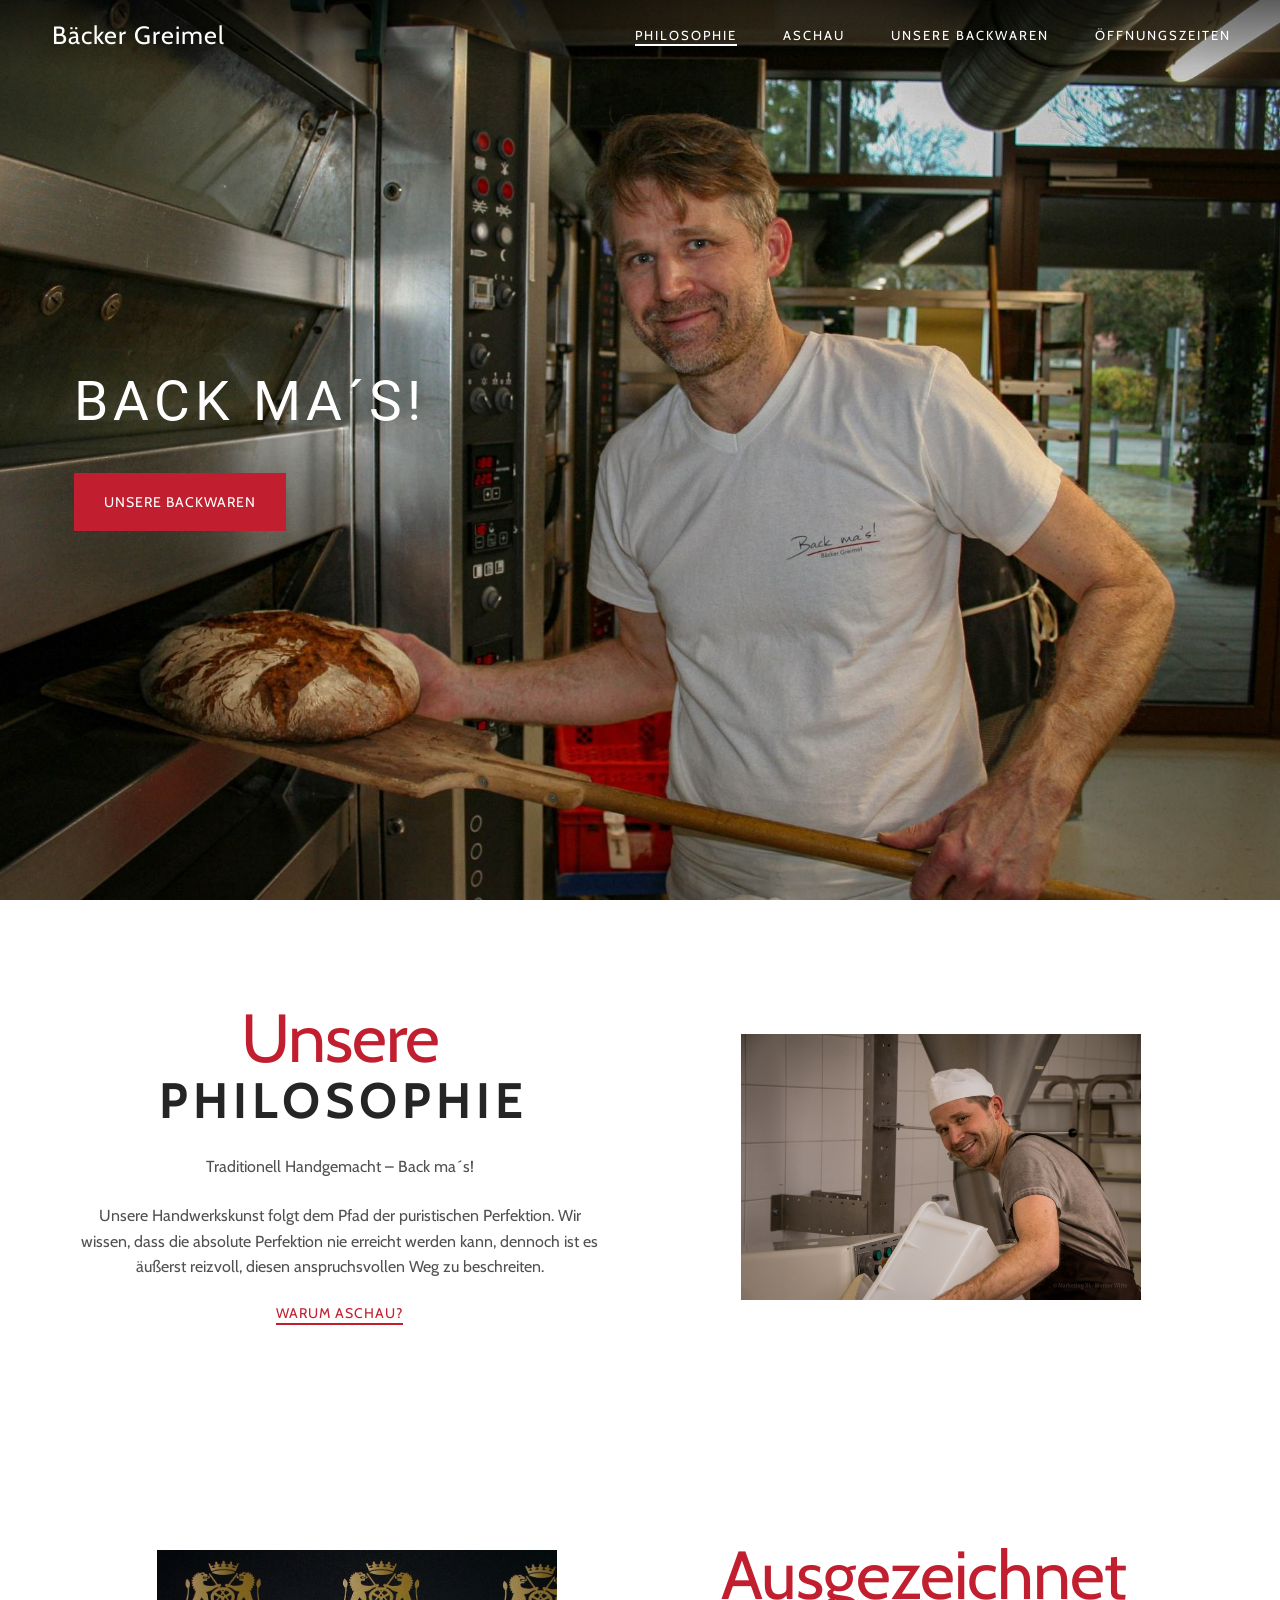
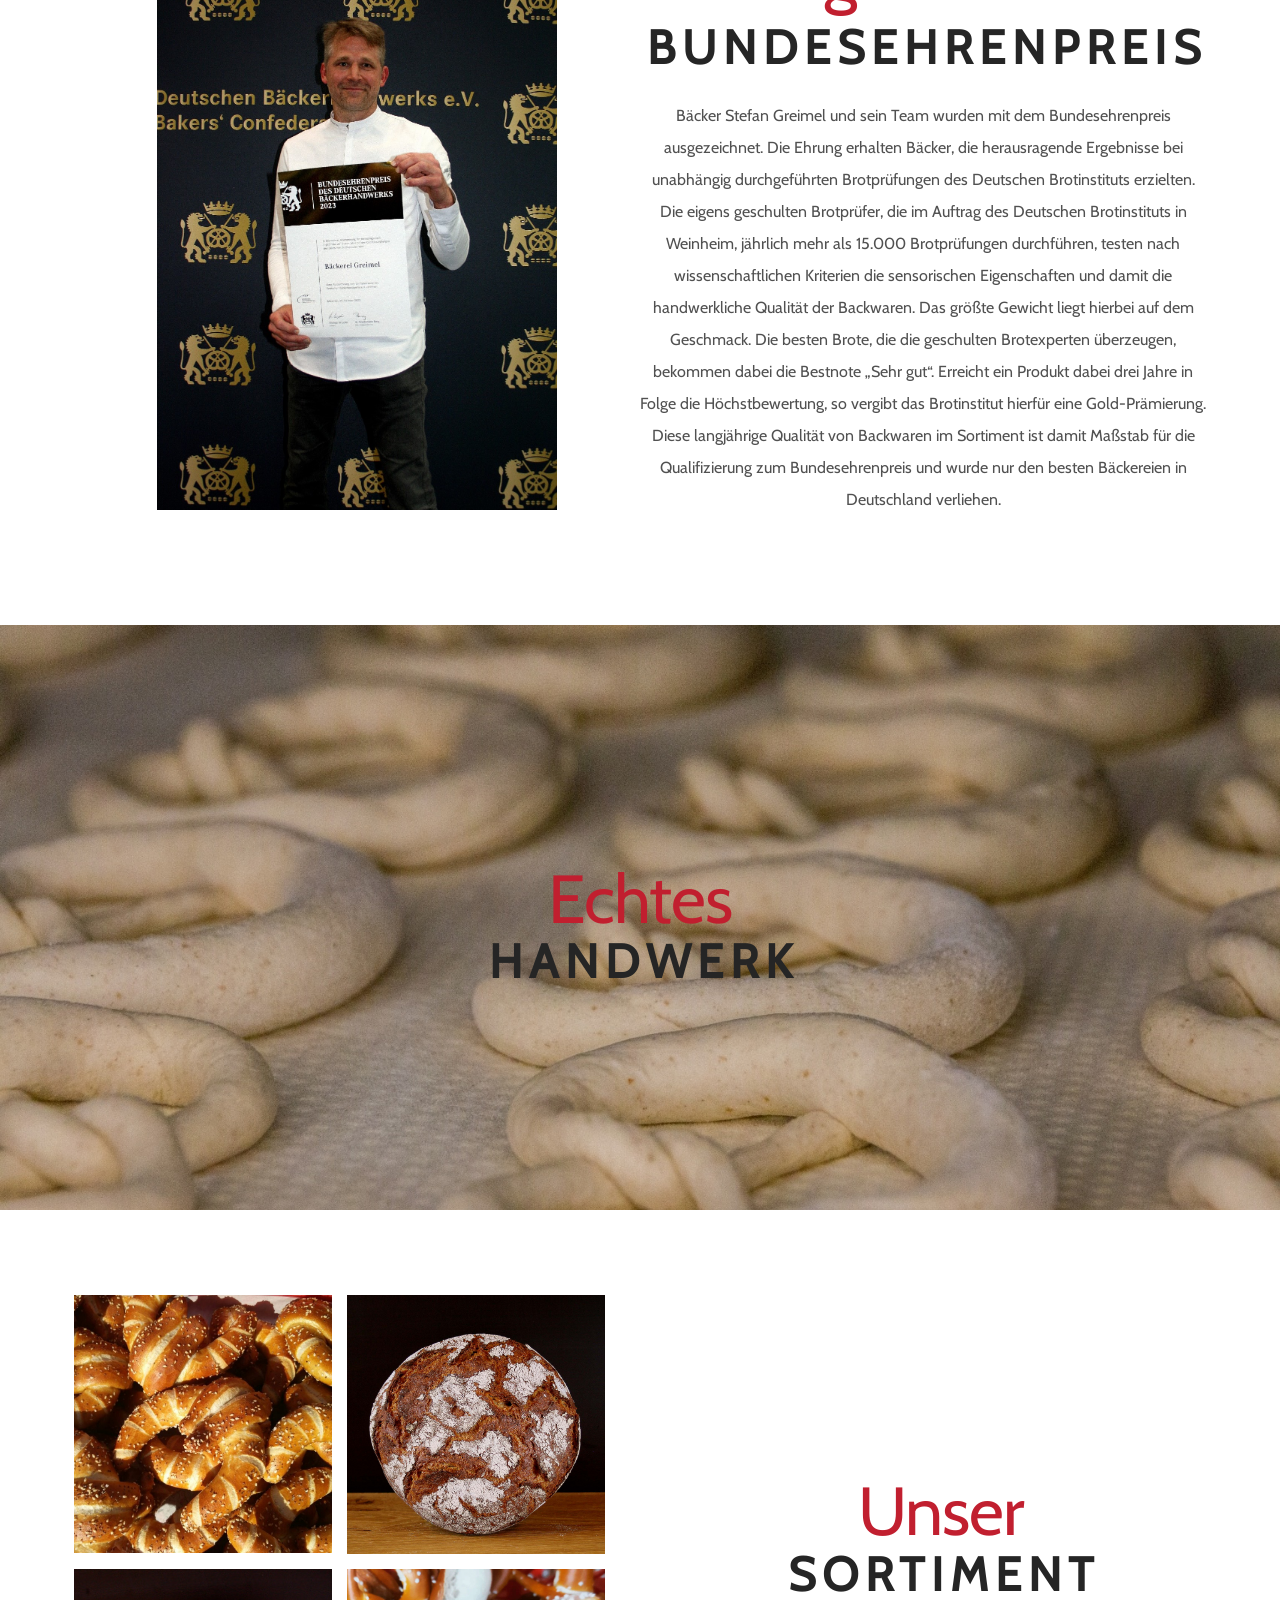
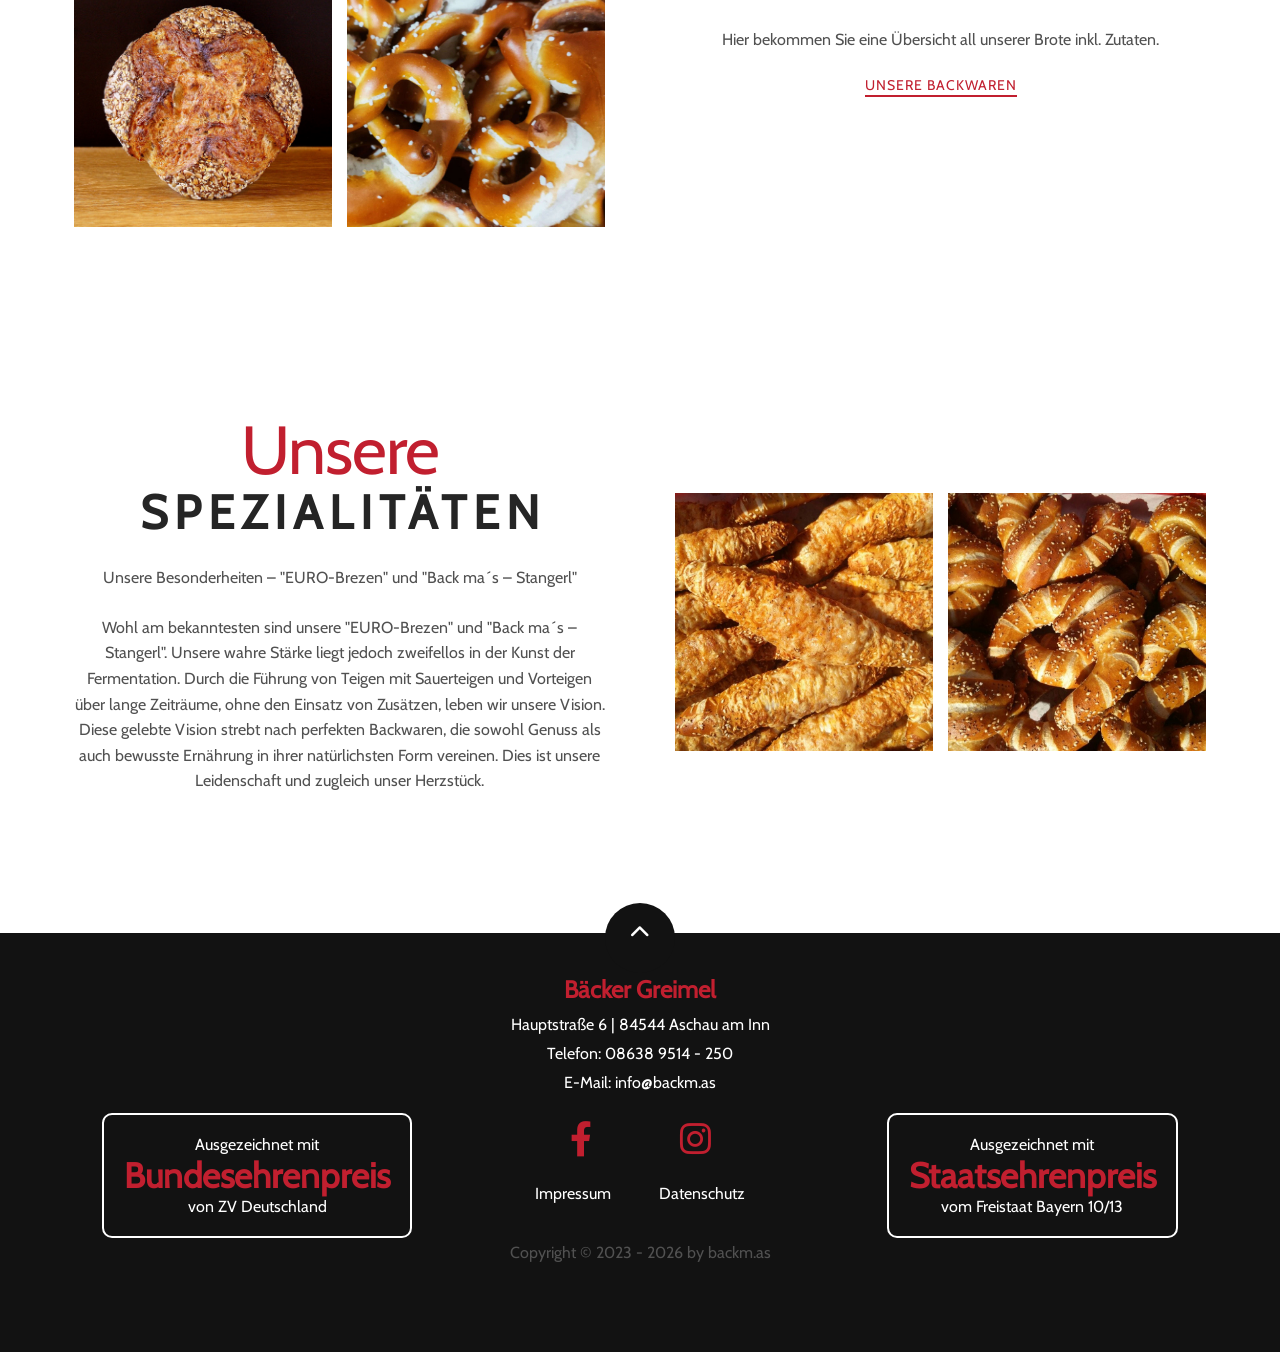
<file: index.html>
<!DOCTYPE html>
<html lang="de">

<head>
    <meta charset="UTF-8">
    <meta name="viewport" content="width=device-width, initial-scale=1.0">
    <title>Backmas - Bäcker Greimel</title>
    <meta name="description" content="Bäcker Greimel in Aschau am Inn: traditionelles, handgemachtes Brot und Gebäck – ausgezeichnet mit dem Bundesehrenpreis und dem Staatsehrenpreis. Back ma´s!">
    <script src="js/app.js" defer></script>
    <link rel="icon" href="images/Backmas_favicon.ico" type="image/x-icon">
    <link rel="shortcut icon" href="images/Backmas_favicon.ico" type="image/x-icon">
    <link rel="stylesheet" href="fonts/fontawesome/css/all.min.css" />
    <link rel="stylesheet" href="style.css">
</head>

<body>
    <!-- HEADER -->
    <header>
        <div class="container">
            <nav class="navbar">
                <div class="menu-toggle">
                    <i class="fas fa-bars"></i>
                    <i class="fas fa-times"></i>
                </div>
                <a href="index.html" class="logo">Bäcker Greimel</a>
                <ul class="nav-list">
                    <li class="nav-item">
                        <a href="index.html" class="nav-link active">Philosophie</a>
                    </li>
                    <li class="nav-item">
                        <a href="aschau.html" class="nav-link">Aschau</a>
                    </li>
                    <li class="nav-item">
                        <a href="backwaren.html" class="nav-link">Unsere Backwaren</a>
                    </li>
                    <li class="nav-item">
                        <a href="offen.html" class="nav-link">Öffnungszeiten</a>
                    </li>
                </ul>
            </nav>
        </div>
    </header>

    <!-- HERO SECTION -->

    <section class="hero" id="hero">
        <div class="container">
            <h1 class="headline">Back ma´s!</h1>
            <a href="backwaren.html" class="btn btn-primary">Unsere Backwaren</a>
        </div>
    </section>

    <!-- STORY SECTION -->

    <section class="Unsere Philosophie">
        <div class="container">
            <div class="row">
                <div class="description padding-right animate-left">
                    <div class="global-headline">
                        <h2 class="sub-headline">
                            Unsere
                        </h2>
                        <h3 class="headline headline-dark">Philosophie</h3>
                        <p> </p>
                    </div>
                    <p>Traditionell Handgemacht – Back ma´s! </p>
                    <p> Unsere Handwerkskunst folgt dem Pfad der puristischen Perfektion. Wir wissen, dass die absolute
                        Perfektion nie erreicht werden kann, dennoch ist es äußerst reizvoll, diesen anspruchsvollen Weg
                        zu beschreiten.
                    </p>
                    <a href="aschau.html" class="btn btn-secondary">Warum Aschau?</a>
                </div>
                <div class="image animate-right">
                    <img class="story-img" src="images/Teig_in_Kneter.jpg" alt="Teig wird in Knetmaschine geschüttet">
                </div>
            </div>
        </div>
    </section>

    <section class="Bundesehrenpreis">
        <a href="#bundesehrenpreis-link" id="bundesehrenpreis-link" class="invisible-anchor"></a>
        <div class="container">
            <div class="row">
                <div class="image animate-left">
                    <img class="story-img" src="images/Bundesehrenpreis.jpg" alt="Bundesehrenpreis">
                </div>
                <div class="description2 animate-right">
                    <div class="global-headline">
                        <h2 class="sub-headline">
                            Ausgezeichnet
                        </h2>
                        <h3 class="headline headline-dark2">Bundesehrenpreis</h3>
                        <p> </p>
                    </div>
                    <p>Bäcker Stefan Greimel und sein Team
                        wurden mit dem Bundesehrenpreis ausgezeichnet.
                        Die Ehrung erhalten Bäcker, die herausragende Ergebnisse bei unabhängig durchgeführten
                        Brotprüfungen des Deutschen Brotinstituts erzielten. Die eigens geschulten Brotprüfer, die im
                        Auftrag des Deutschen Brotinstituts in Weinheim, jährlich mehr als 15.000 Brotprüfungen
                        durchführen, testen nach wissenschaftlichen Kriterien die sensorischen Eigenschaften und damit
                        die handwerkliche Qualität der Backwaren. Das größte Gewicht liegt hierbei auf dem Geschmack.
                        Die besten Brote, die die geschulten Brotexperten überzeugen, bekommen dabei die Bestnote „Sehr
                        gut“. Erreicht ein Produkt dabei drei Jahre in Folge die Höchstbewertung, so vergibt das
                        Brotinstitut hierfür eine Gold-Prämierung. Diese langjährige Qualität von Backwaren im Sortiment
                        ist damit Maßstab für die Qualifizierung zum Bundesehrenpreis und wurde nur den besten
                        Bäckereien in Deutschland verliehen.</p>
                </div>
            </div>
        </div>
    </section>

    <!-- ALWAYS FRESH -->
    <section class="always-fresh shared">
        <div class="container">
            <div class="global-headline">
                <div class="animate-top">
                    <h2 class="sub-headline">
                        Echtes
                    </h2>
                </div>
                <div class="animate-bottom">
                    <h3 class="headline headline-dark">Handwerk</h3>
                </div>
            </div>
        </div>
    </section>

    <!-- MENU SECTION -->
    <section class="menu">
        <div class="container">
            <div class="row">
                <div class="image-group padding-right animate-left">
                    <img src="images/Euros.jpg" alt="Euro-Brezen">
                    <img src="images/Bauernbrot_Quadrat.jpg" alt="Brot: Bauernbrot">
                    <img src="images/Mehrkornquarkbrot_Quadrat.jpg" alt="Mehrkornquarkbrot">
                    <img src="images/Brezen.jpg" alt="Brezen">
                </div>
                <div class="description animate-right">
                    <div class="global-headline">
                        <h2 class="sub-headline">
                            Unser
                        </h2>
                        <h3 class="headline headline-dark">Sortiment</h3>
                        <p></p>
                    </div>
                    <p>Hier bekommen Sie eine Übersicht all unserer Brote inkl. Zutaten.</p>
                    <a href="backwaren.html" class="btn btn-secondary">Unsere Backwaren</a>
                </div>
            </div>
        </div>
    </section>

    <!-- BAKERS DELIGHT SECTION -->
    <section class="delight">
        <div class="container">
            <div class="row">
                <div class="description padding-right animate-left">
                    <div class="global-headline">
                        <h2 class="sub-headline">
                            Unsere
                        </h2>
                        <h3 class="headline headline-dark">Spezialitäten</h3>
                        <p></p>
                    </div>
                    <p>Unsere Besonderheiten – "EURO-Brezen" und "Back ma´s – Stangerl" </p>
                    <p> Wohl am bekanntesten sind unsere "EURO-Brezen" und "Back ma´s – Stangerl". Unsere wahre Stärke
                        liegt jedoch zweifellos in der Kunst der Fermentation. Durch die Führung von Teigen mit
                        Sauerteigen und Vorteigen über lange Zeiträume, ohne den Einsatz von Zusätzen, leben wir unsere
                        Vision. Diese gelebte Vision strebt nach perfekten Backwaren, die sowohl Genuss als auch
                        bewusste Ernährung in ihrer natürlichsten Form vereinen. Dies ist unsere Leidenschaft und
                        zugleich unser Herzstück.
                    </p>
                </div>
                <div class="image-group animate-right">
                    <img class="animate-top" src="images/Backmas.jpg" alt="Back ma´s Stangerl">
                    <img class="animate-bottom" src="images/Euros.jpg" alt="Euro-Brezen">
                </div>
            </div>
        </div>
    </section>

    <!-- FOOTER -->
    <footer>
        <div class="container">
            <div class="back-to-top">
                <a href="#hero"><i class="fas fa-chevron-up"></i></a>
            </div>
            <div class="footer__content">
                <div class="footer__content-about animate-top">
                    <p><a id="baecker-greimel-link" href="https://goo.gl/maps/SyeyZ7WNtMrqjsM77"
                            target="_blank"><strong>Bäcker Greimel</strong></a></p>
                    <p><a href="https://goo.gl/maps/SyeyZ7WNtMrqjsM77" target="_blank">Hauptstraße 6 | 84544 Aschau am
                            Inn</a></p>
                    <p><a href="tel:+4986389514250">Telefon: 08638 9514 - 250</a></p>
                    <p><a href="mailto:info@backm.as">E-Mail: info@backm.as</a></p>
                </div>
                <div class="footer__content-divider animate-bottom">
                    <div class="social-media">
                        <ul class="social-icons">
                            <li>
                                <a href="https://www.facebook.com/Baecker.Greimel" target="_blank">
                                    <i class="fab fa-facebook-f"></i>
                                </a>
                            </li>
                            <li>
                                <a href="https://www.instagram.com/baecker_greimel_backmas/" target="_blank">
                                    <i class="fab fa-instagram"></i>
                                </a>
                            </li>
                        </ul>
                    </div>
                    <div class="legals-container">
                        <div class="legals">
                            <p><a href="impressum.html" class="legals">Impressum</a></p>
                        </div>
                        <div class="legals">
                            <p><a href="datenschutz.html" class="legals">Datenschutz</a></p>
                        </div>
                    </div>
                    <div class="spacing"></div> <!-- Add a spacing element here -->
                    <div class="copyright-container">
                        <div class="copyright">
                            <p>Copyright &copy; 2023 -
                                <script type="text/javascript">
                                    now = new Date();
                                    year = now.getFullYear();
                                    document.write(year);
                                </script>
                                by backm.as
                            </p>
                        </div>
                    </div>
                </div>
            </div>
            <div class="footer-extra footer-extra-content animate-left">
                <p>Ausgezeichnet mit</p>
                <p><a href="#bundesehrenpreis-link" class="highlight-text">Bundesehrenpreis</a></p>
                <p>von ZV Deutschland</p>
            </div>
            <div class="footer-extra2 footer-extra-content animate-right">
                <p>Ausgezeichnet mit</p>
                <p><a href="#bundesehrenpreis-link" class="highlight-text">Staatsehrenpreis</a></p>
                <p>vom Freistaat Bayern 10/13</p>
            </div>


        </div>
    </footer>
</body>

</html>
</file>
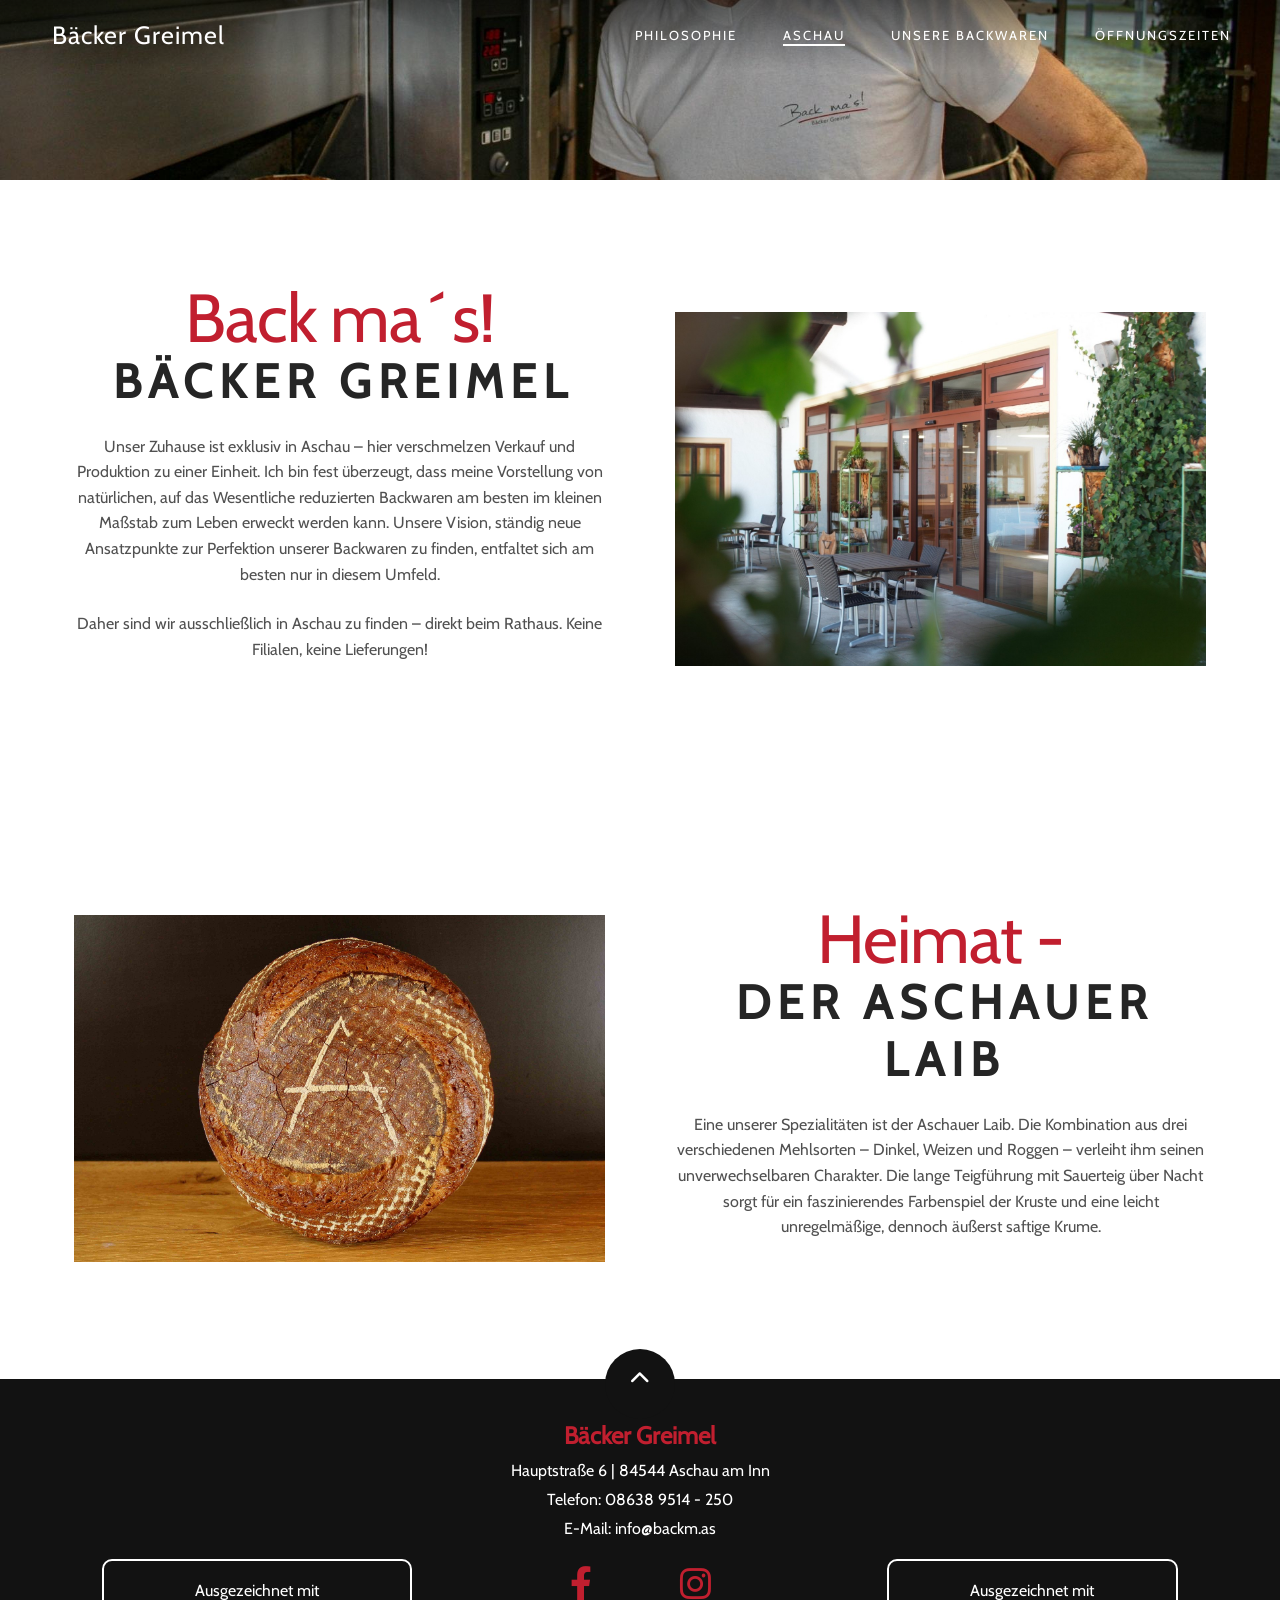
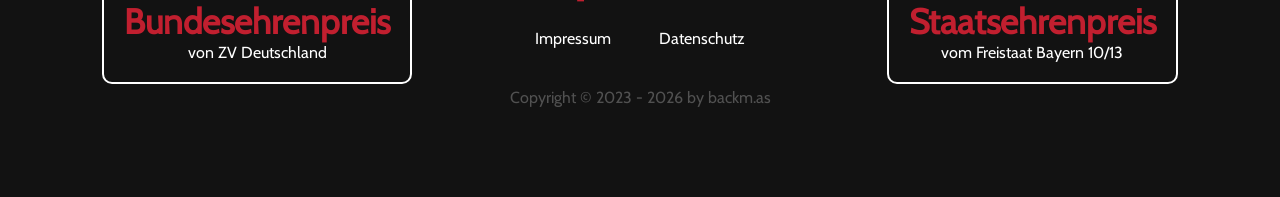
<file: aschau.html>
<!DOCTYPE html>
<html lang="de">

<head>
    <meta charset="UTF-8">
    <meta name="viewport" content="width=device-width, initial-scale=1.0">
    <title>Aschau - Bäcker Greimel</title>
    <meta name="description" content="Warum Aschau am Inn? Erfahren Sie mehr über unsere Bäckerei in der Hauptstraße 6 in Aschau am Inn.">
    <script src="js/app.js" defer></script>
    <link rel="icon" href="images/Backmas_favicon.ico" type="image/x-icon">
    <link rel="shortcut icon" href="images/Backmas_favicon.ico" type="image/x-icon">
    <link rel="stylesheet" href="fonts/fontawesome/css/all.min.css" />
    <link rel="stylesheet" href="style.css">
</head>

<body>
    <!-- HEADER -->
    <header>
        <div class="container">
            <nav class="navbar">
                <div class="menu-toggle">
                    <i class="fas fa-bars"></i>
                    <i class="fas fa-times"></i>
                </div>
                <a href="index.html" class="logo">Bäcker Greimel</a>
                <ul class="nav-list">
                    <li class="nav-item">
                        <a href="index.html" class="nav-link">Philosophie</a>
                    </li>
                    <li class="nav-item">
                        <a href="aschau.html" class="nav-link active">Aschau</a>
                    </li>
                    <li class="nav-item">
                        <a href="backwaren.html" class="nav-link">Unsere Backwaren</a>
                    </li>
                    <li class="nav-item">
                        <a href="offen.html" class="nav-link">Öffnungszeiten</a>
                    </li>
                </ul>
            </nav>
        </div>
    </header>

    <!-- HERO SECTION -->

    <section class="hero small-size-hero" id="hero">
    </section>

    <!-- ABOUT SECTION -->
    <section class="about">
        <div class="container">
            <div class="row">
                <div class="description padding-right animate-left">
                    <div class="global-headline">
                        <h2 class="sub-headline">
                            Back ma´s!
                        </h2>
                        <h3 class="headline headline-dark">Bäcker Greimel</h3>
                        <p></p>
                    </div>
                    <p>Unser Zuhause ist exklusiv in Aschau – hier verschmelzen Verkauf und Produktion zu einer Einheit.
                        Ich bin fest überzeugt, dass meine Vorstellung von natürlichen, auf das Wesentliche reduzierten
                        Backwaren am besten im kleinen Maßstab zum Leben erweckt werden kann. Unsere Vision, ständig
                        neue Ansatzpunkte zur Perfektion unserer Backwaren zu finden, entfaltet sich am besten nur in
                        diesem Umfeld. </p>
                    <p>Daher sind wir ausschließlich in Aschau zu finden – direkt beim Rathaus. Keine Filialen, keine
                        Lieferungen!</p>
                </div>
                <div class="image animate-right">
                    <img class="animate-top" src="images/Aussenansicht_Laden.jpg"
                        alt="Außenansicht mit Café Bäckerei Greimel">
                </div>
            </div>
        </div>
    </section>

    <!-- ABOUT SECTION -->
    <section class="about">
        <div class="container">
            <div class="row">
                <div class="image padding-right margin-bottom animate-left">
                    <img src="images/Aschauer_Laib_rund.JPG" alt="Brot: Aschauer">
                </div>
                <div class="description animate-right">
                    <div class="global-headline">
                        <h2 class="sub-headline">
                            Heimat -
                        </h2>
                        <h3 class="headline headline-dark">Der Aschauer Laib</h3>
                        <p></p>
                    </div>
                    <p>Eine unserer Spezialitäten ist der Aschauer Laib. Die Kombination aus drei verschiedenen
                        Mehlsorten – Dinkel, Weizen und Roggen – verleiht ihm seinen unverwechselbaren Charakter. Die
                        lange Teigführung mit Sauerteig über Nacht sorgt für ein faszinierendes Farbenspiel der Kruste
                        und eine leicht unregelmäßige, dennoch äußerst saftige Krume.</p>
                </div>
            </div>
        </div>
    </section>

    <!-- FOOTER -->
    <footer>
        <div class="container">
            <div class="back-to-top">
                <a href="#hero"><i class="fas fa-chevron-up"></i></a>
            </div>
            <div class="footer__content">
                <div class="footer__content-about animate-top">
                    <p><a id="baecker-greimel-link" href="https://goo.gl/maps/SyeyZ7WNtMrqjsM77"
                            target="_blank"><strong>Bäcker Greimel</strong></a></p>
                    <p><a href="https://goo.gl/maps/SyeyZ7WNtMrqjsM77" target="_blank">Hauptstraße 6 | 84544 Aschau am
                            Inn</a></p>
                    <p><a href="tel:+4986389514250">Telefon: 08638 9514 - 250</a></p>
                    <p><a href="mailto:info@backm.as">E-Mail: info@backm.as</a></p>
                </div>
                <div class="footer__content-divider animate-bottom">
                    <div class="social-media">
                        <ul class="social-icons">
                            <li>
                                <a href="https://www.facebook.com/Baecker.Greimel" target="_blank">
                                    <i class="fab fa-facebook-f"></i>
                                </a>
                            </li>
                            <li>
                                <a href="https://www.instagram.com/baecker_greimel_backmas/" target="_blank">
                                    <i class="fab fa-instagram"></i>
                                </a>
                            </li>
                        </ul>
                    </div>
                    <div class="legals-container">
                        <div class="legals">
                            <p><a href="impressum.html" class="legals">Impressum</a></p>
                        </div>
                        <div class="legals">
                            <p><a href="datenschutz.html" class="legals">Datenschutz</a></p>
                        </div>
                    </div>
                    <div class="spacing"></div> <!-- Add a spacing element here -->
                    <div class="copyright-container">
                        <div class="copyright">
                            <p>Copyright &copy; 2023 -
                                <script type="text/javascript">
                                    now = new Date();
                                    year = now.getFullYear();
                                    document.write(year);
                                </script>
                                by backm.as
                            </p>
                        </div>
                    </div>
                </div>
            </div>
            <div class="footer-extra footer-extra-content animate-left">
                <p>Ausgezeichnet mit</p>
                <p><a href="index.html#bundesehrenpreis-link" class="highlight-text">Bundesehrenpreis</a></p>
                <p>von ZV Deutschland</p>
            </div>
            <div class="footer-extra2 footer-extra-content animate-right">
                <p>Ausgezeichnet mit</p>
                <p><a href="index.html#bundesehrenpreis-link" class="highlight-text">Staatsehrenpreis</a></p>
                <p>vom Freistaat Bayern 10/13</p>
            </div>
            
       
        </div>
    </footer>

</html>
</file>
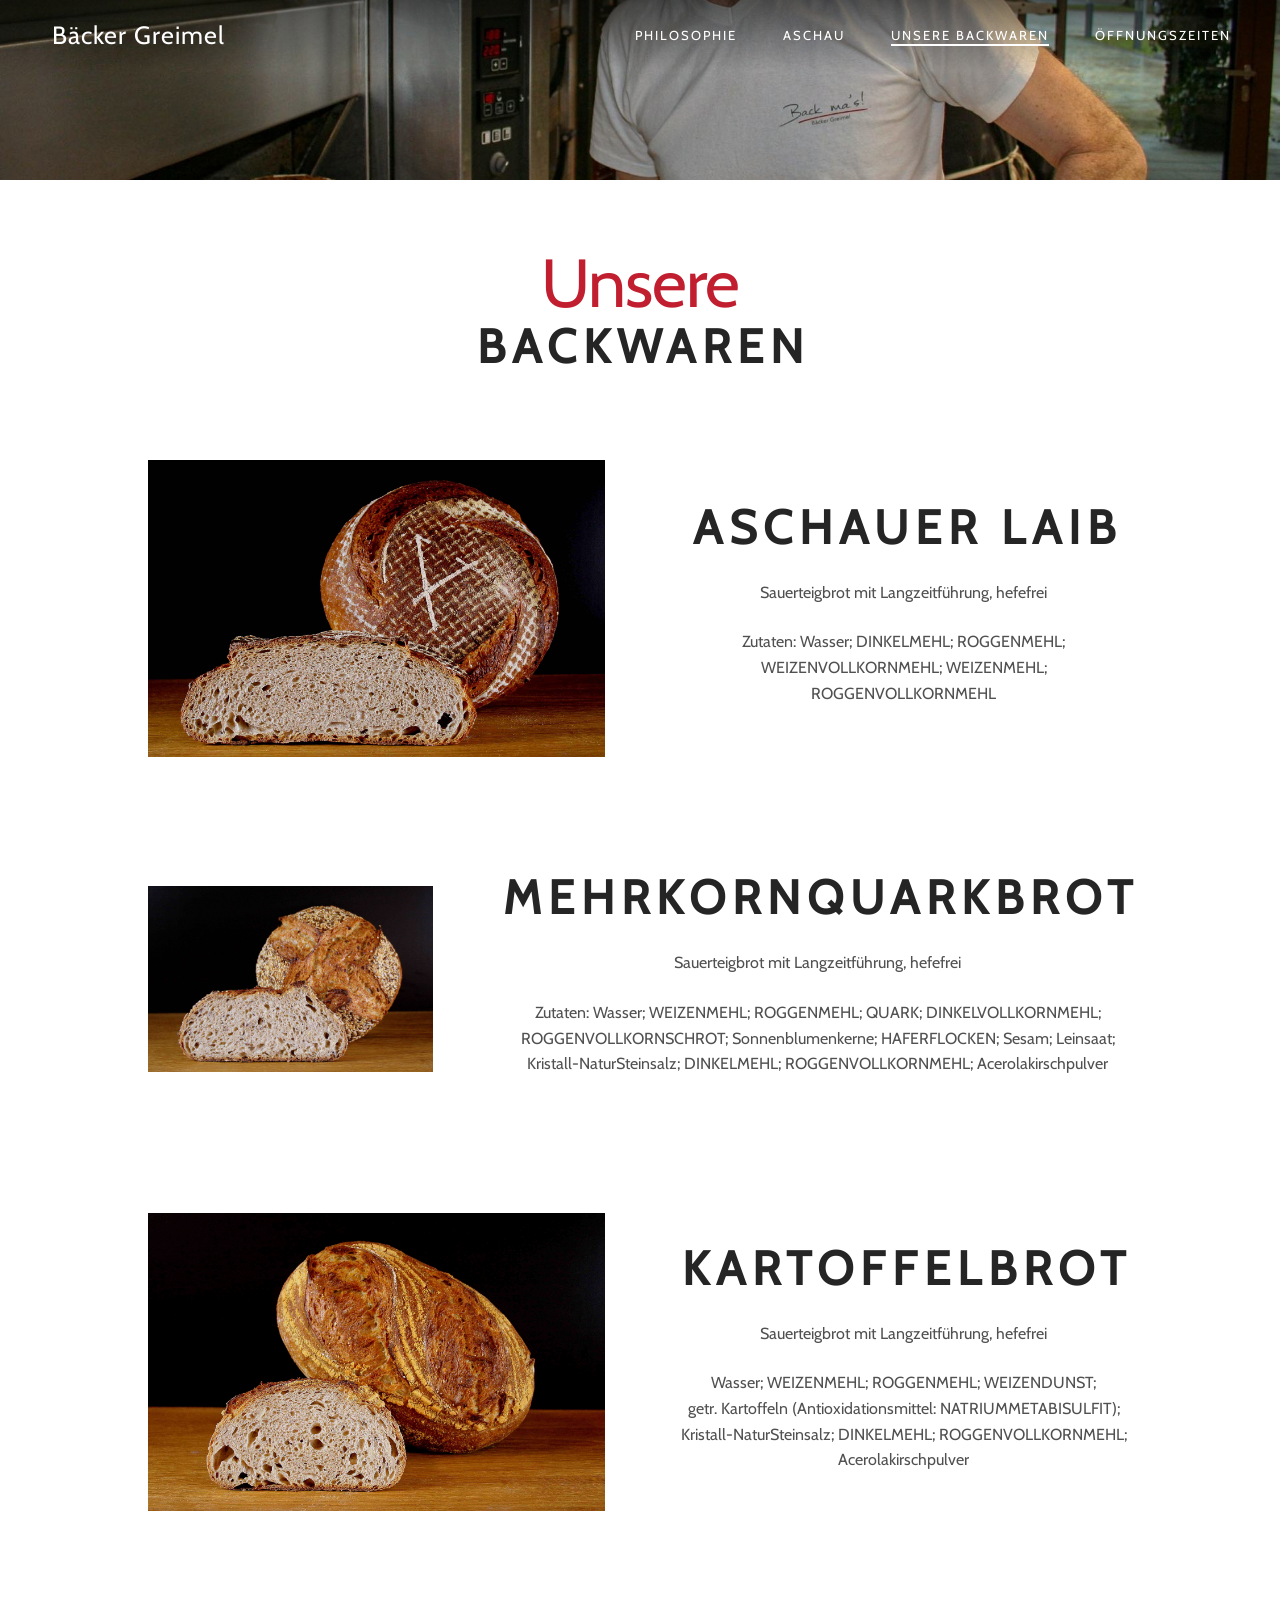
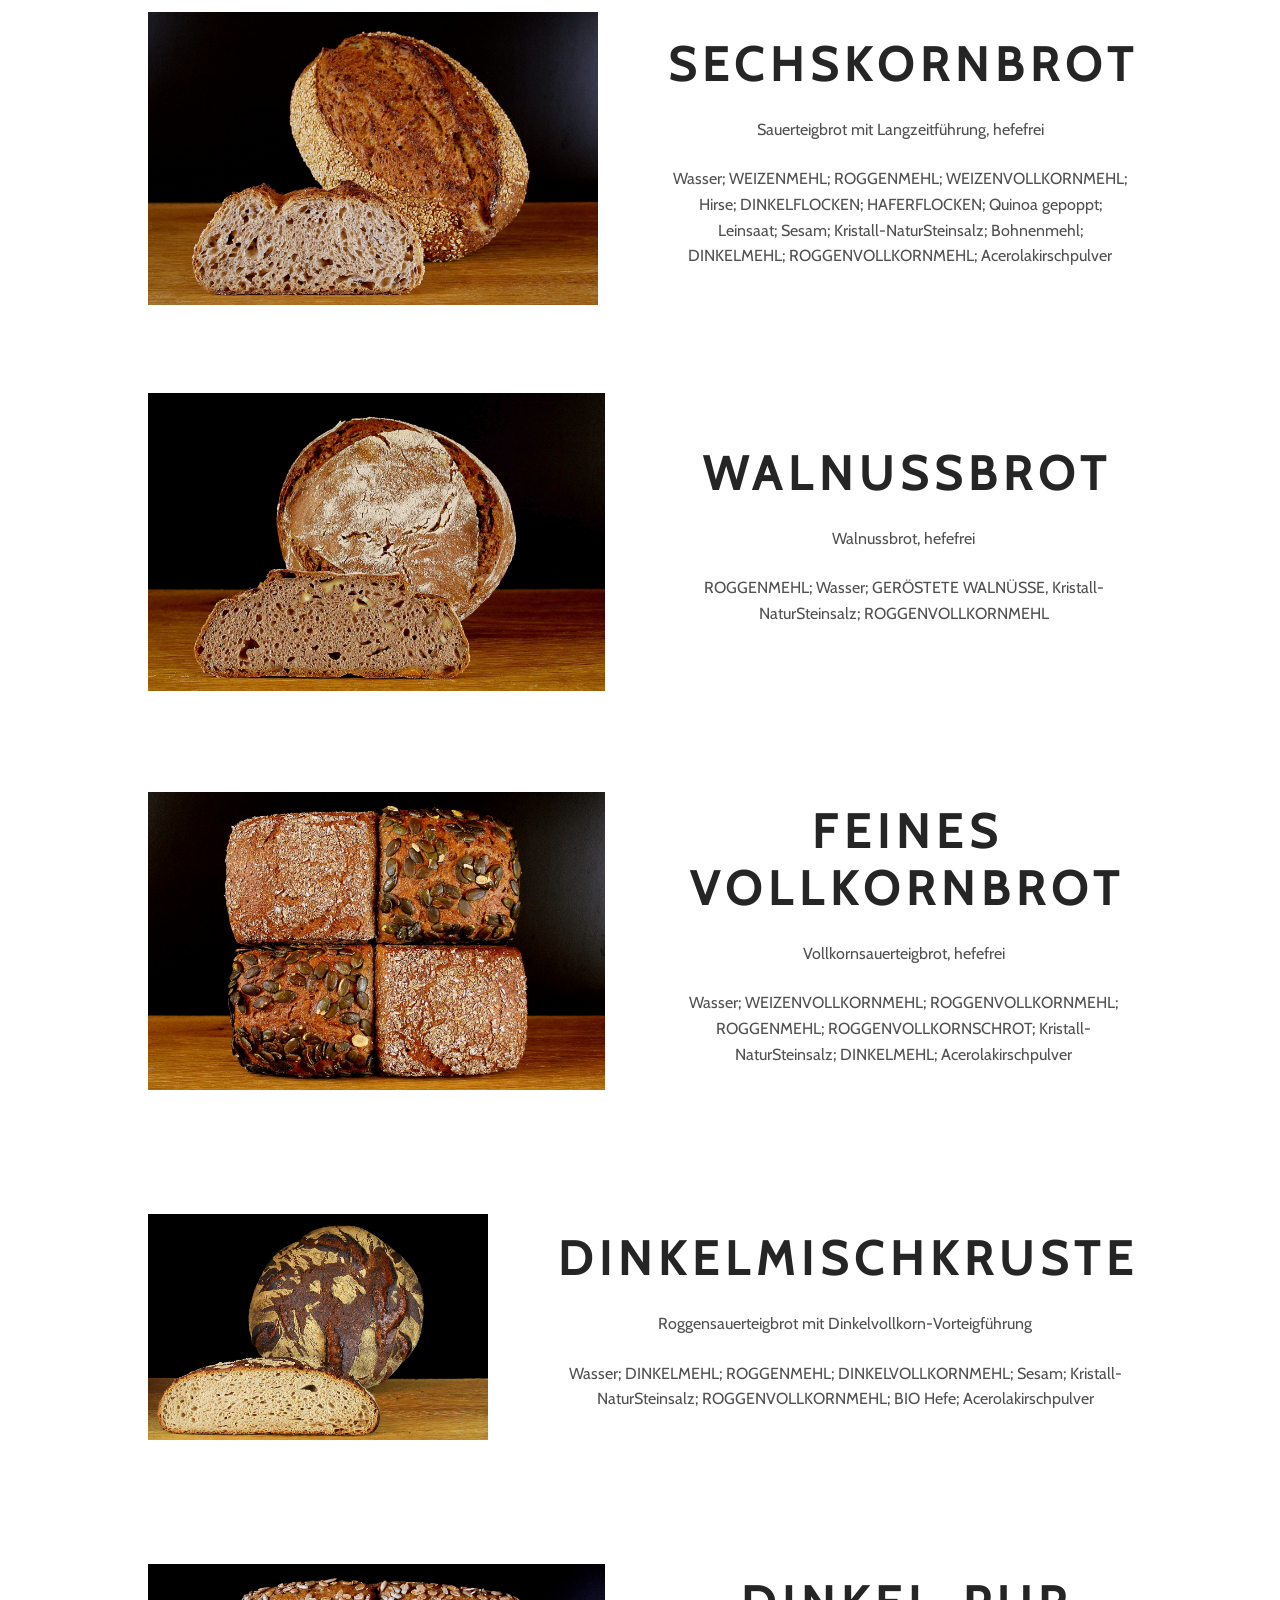
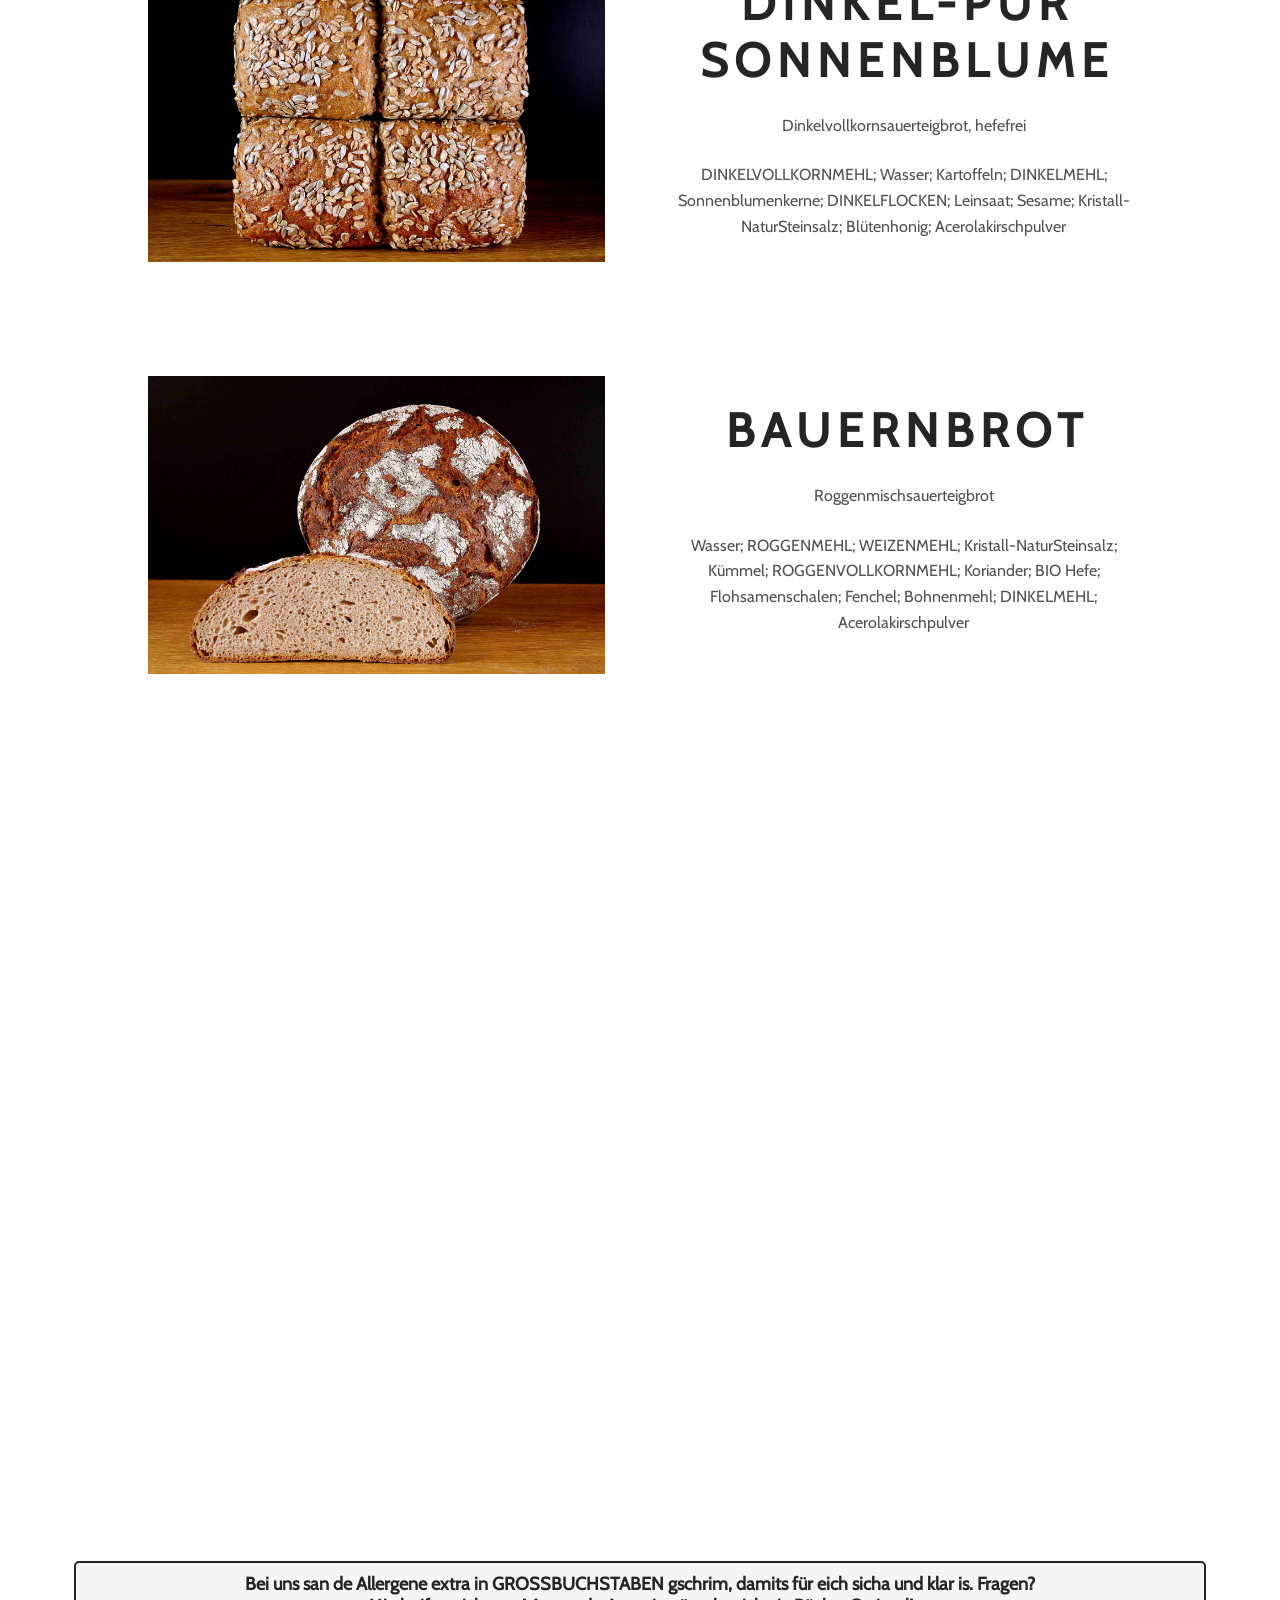
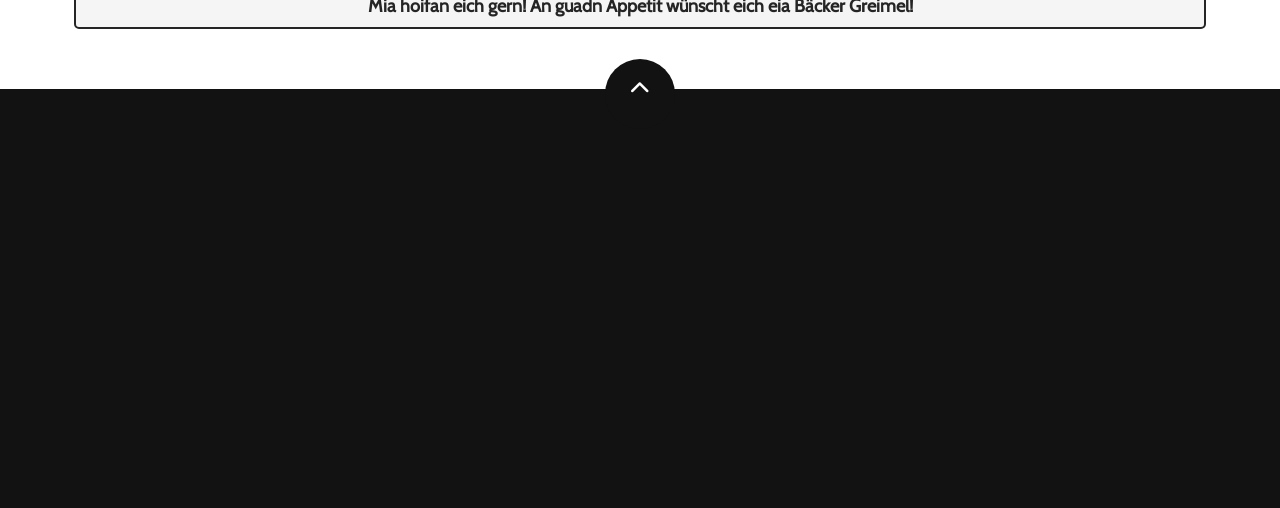
<file: backwaren.html>
<!DOCTYPE html>
<html lang="de">

<head>
    <meta charset="UTF-8">
    <meta name="viewport" content="width=device-width, initial-scale=1.0">
    <title>Unsere Backwaren - Bäcker Greimel</title>
    <meta name="description" content="Unsere Backwaren: handgemachte Brote wie Bauernbrot, Dinkelmischkruste, Walnussbrot – mit allen Zutaten und Allergenen.">
    <script src="js/app.js" defer></script>
    <link rel="icon" href="images/Backmas_favicon.ico" type="image/x-icon">
    <link rel="shortcut icon" href="images/Backmas_favicon.ico" type="image/x-icon">
    <link rel="stylesheet" href="fonts/fontawesome/css/all.min.css" />
    <link rel="stylesheet" href="style.css">
</head>

<body>
    <!-- HEADER -->
    <header>
        <div class="container">
            <nav class="navbar">
                <div class="menu-toggle">
                    <i class="fas fa-bars"></i>
                    <i class="fas fa-times"></i>
                </div>
                <a href="index.html" class="logo">Bäcker Greimel</a>
                <ul class="nav-list">
                    <li class="nav-item">
                        <a href="index.html" class="nav-link">Philosophie</a>
                    </li>
                    <li class="nav-item">
                        <a href="aschau.html" class="nav-link">Aschau</a>
                    </li>
                    <li class="nav-item">
                        <a href="backwaren.html" class="nav-link active">Unsere Backwaren</a>
                    </li>
                    <li class="nav-item">
                        <a href="offen.html" class="nav-link">Öffnungszeiten</a>
                    </li>
                </ul>
            </nav>
        </div>
    </header>

    <!-- HERO SECTION -->

    <section class="hero small-size-hero" id="hero">
    </section>

    <!-- BAKERS -->
    <section class="bakers">
        <div class="container">
            <div class="global-headline">
                <h2 class="sub-headline">
                    Unsere
                </h2>
                <h3 class="headline headline-dark">Backwaren</h3>
                <p></p>




                <!-- JOIN US SECTION -->
                <section class="join-us">
                    <div class="container">
                        <div class="row">
                            <div class="image padding-right animate-left">
                                <img src="images/Aschauer_mit_Aufschnitt.jpg" alt="Brot: Aschauer">
                            </div>
                            <div class="description animate-right">
                                <div class="global-headline">
                                    <h3 class="headline headline-dark">Aschauer Laib</h3>
                                    <p></p>
                                </div>
                                <p>Sauerteigbrot mit Langzeitführung, hefefrei</p>
                                <p>Zutaten: Wasser; DINKELMEHL;
                                    ROGGENMEHL; WEIZENVOLLKORNMEHL; WEIZENMEHL; ROGGENVOLLKORNMEHL</p>
                            </div>
                        </div>
                    </div>

                    <div class="container">
                        <div class="row">
                            <div class="image padding-right animate-left">
                                <img src="images/Mehrkornquarkbrot_mit_Aufschnitt.jpg" alt="Brot: Mehrkornquarkbrot">
                            </div>
                            <div class="description animate-right">
                                <div class="global-headline">
                                    <h3 class="headline headline-dark">Mehrkornquarkbrot</h3>
                                    <p></p>
                                </div>
                                <p>Sauerteigbrot mit Langzeitführung, hefefrei</p>
                                <p>Zutaten: Wasser; WEIZENMEHL; ROGGENMEHL; QUARK; DINKELVOLLKORNMEHL;
                                    ROGGENVOLLKORNSCHROT; Sonnenblumenkerne; HAFERFLOCKEN;
                                    Sesam; Leinsaat; Kristall-NaturSteinsalz; DINKELMEHL; ROGGENVOLLKORNMEHL; 
                                    Acerolakirschpulver</p>
                            </div>
                        </div>
                    </div>

                    <div class="container">
                        <div class="row">
                            <div class="image padding-right animate-left">
                                <img src="images/Kartoffelbrot.jpg" alt="Brot: Kartoffelbrot">
                            </div>
                            <div class="description animate-right">
                                <div class="global-headline">
                                    <h3 class="headline headline-dark">Kartoffelbrot</h3>
                                    <p></p>
                                </div>
                                <p>Sauerteigbrot mit Langzeitführung, hefefrei</p>
                                <p>Wasser; WEIZENMEHL; ROGGENMEHL; WEIZENDUNST; <br>getr. Kartoffeln
                                    (Antioxidationsmittel: NATRIUMMETABISULFIT);
                                    Kristall-NaturSteinsalz; DINKELMEHL;
                                    ROGGENVOLLKORNMEHL; Acerolakirschpulver</p>
                            </div>
                        </div>
                    </div>

                    <div class="container">
                        <div class="row">
                            <div class="image padding-right animate-left">
                                <img src="images/Sechskornbrot.jpg" alt="Brot: Sechskornbrot">
                            </div>
                            <div class="description animate-right">
                                <div class="global-headline">
                                    <h3 class="headline headline-dark">Sechskornbrot</h3>
                                    <p></p>
                                </div>
                                <p>Sauerteigbrot mit Langzeitführung, hefefrei</p>
                                <p>Wasser; WEIZENMEHL; ROGGENMEHL; WEIZENVOLLKORNMEHL; Hirse; DINKELFLOCKEN;
                                    HAFERFLOCKEN; Quinoa gepoppt; Leinsaat;
                                    Sesam; Kristall-NaturSteinsalz; Bohnenmehl;
                                    DINKELMEHL; ROGGENVOLLKORNMEHL;
                                     Acerolakirschpulver</p>
                            </div>
                        </div>
                    </div>

                    <div class="container">
                        <div class="row">
                            <div class="image padding-right animate-left">
                                <img src="images/Walnussbrot.jpg" alt="Walnussbrot">
                            </div>
                            <div class="description animate-right">
                                <div class="global-headline">
                                    <h3 class="headline headline-dark">Walnussbrot</h3>
                                    <p></p>
                                </div>
                                <p>Walnussbrot, hefefrei</p>
                                <p>ROGGENMEHL; Wasser; GERÖSTETE WALNÜSSE, Kristall-NaturSteinsalz; ROGGENVOLLKORNMEHL</p>
                            </div>
                        </div>
                    </div>

                    <div class="container">
                        <div class="row">
                            <div class="image padding-right animate-left">
                                <img src="images/Feines_Vollkornbrot.jpg" alt="Brot: Feines Vollkorn">
                            </div>
                            <div class="description animate-right">
                                <div class="global-headline">
                                    <h3 class="headline headline-dark">Feines Vollkornbrot</h3>
                                    <p></p>
                                </div>
                                <p>Vollkornsauerteigbrot, hefefrei</p>
                                <p>Wasser; WEIZENVOLLKORNMEHL; ROGGENVOLLKORNMEHL; ROGGENMEHL; ROGGENVOLLKORNSCHROT;
                                    Kristall-NaturSteinsalz; DINKELMEHL; Acerolakirschpulver</p>
                            </div>
                        </div>
                    </div>


                    <div class="container">
                        <div class="row">
                            <div class="image padding-right animate-left">
                                <img src="images/Dinkelmischkruste.jpg" alt="Brot: Dinkelmischkruste">
                            </div>
                            <div class="description animate-right">
                                <div class="global-headline">
                                    <h3 class="headline headline-dark">Dinkelmischkruste</h3>
                                    <p></p>
                                </div>
                                <p>Roggensauerteigbrot mit Dinkelvollkorn-Vorteigführung</p>
                                <p>Wasser; DINKELMEHL; ROGGENMEHL;
                                    DINKELVOLLKORNMEHL; Sesam; Kristall-NaturSteinsalz; ROGGENVOLLKORNMEHL; BIO Hefe;
                                    Acerolakirschpulver</p>
                            </div>
                        </div>
                    </div>

                    <div class="container">
                        <div class="row">
                            <div class="image padding-right animate-left">
                                <img src="images/Dinkel_PUR.jpg" alt="Brot: Dinkel PUR">
                            </div>
                            <div class="description animate-right">
                                <div class="global-headline">
                                    <h3 class="headline headline-dark">Dinkel-Pur Sonnenblume</h3>
                                    <p></p>
                                </div>
                                <p>Dinkelvollkornsauerteigbrot, hefefrei</p>
                                <p>DINKELVOLLKORNMEHL; Wasser;
                                    Kartoffeln; DINKELMEHL;
                                    Sonnenblumenkerne; DINKELFLOCKEN;
                                    Leinsaat; Sesame; Kristall-NaturSteinsalz;
                                    Blütenhonig; Acerolakirschpulver</p>
                            </div>
                        </div>
                    </div>

                    <div class="container">
                        <div class="row">
                            <div class="image padding-right animate-left">
                                <img src="images/Bauernbrot.jpg" alt="Bauernbrot">
                            </div>
                            <div class="description animate-right">
                                <div class="global-headline">
                                    <h3 class="headline headline-dark">Bauernbrot</h3>
                                    <p></p>
                                </div>
                                <p>Roggenmischsauerteigbrot</p>
                                <p>Wasser; ROGGENMEHL; WEIZENMEHL; Kristall-NaturSteinsalz; Kümmel;
                                    ROGGENVOLLKORNMEHL; Koriander; BIO Hefe; Flohsamenschalen; Fenchel; Bohnenmehl;
                                    DINKELMEHL; Acerolakirschpulver</p>
                            </div>
                        </div>
                    </div>

                    <div class="container">
                        <div class="row">
                            <div class="image padding-right animate-left">
                                <img src="images/Roggenbrot2.jpg" alt="Roggenbrot">
                            </div>
                            <div class="description animate-right">
                                <div class="global-headline">
                                    <h3 class="headline headline-dark">Roggenbrot</h3>
                                    <p></p>
                                </div>
                                <p>Roggensauerteigbrot, hefefrei</p>
                                <p>ROGGENMEHL; Wasser; Kristall-NaturSteinsalz; ROGGENVOLLKORNMEHL</p>
                            </div>
                        </div>
                    </div>

                    <div class="container">
                        <div class="row">
                            <div class="image padding-right animate-left">
                                <img src="images/Baguette.jpg" alt="Baguette">
                            </div>
                            <div class="description animate-right">
                                <div class="global-headline">
                                    <h3 class="headline headline-dark">Baguette</h3>
                                    <p></p>
                                </div>
                                <p>Weizensauer- und Weizenvorteigführung</p>
                                <p>WEIZENMEHL; Wasser; WEIZENDUNST; Kristall-NaturSteinsalz; BIO Hefe; Bohnenmehl;
                                    WEIZENVOLLKORNMEHL; DINKELMEHL;
                                    GERSTENMALZ; WEIZENMALZ; WEIZENGLUTEN; Acerolakirschpulver</p>
                            </div>
                        </div>
                    </div>
            </div>

            <h4 class="Allergene">Bei uns san de Allergene extra in GROSSBUCHSTABEN gschrim, damits für eich sicha
                und klar is. Fragen?<br> Mia hoifan eich gern! An guadn Appetit wünscht eich eia Bäcker Greimel!</h4>


    </section>


    <!-- FOOTER -->
    <footer>
        <div class="container">
            <div class="back-to-top">
                <a href="#hero"><i class="fas fa-chevron-up"></i></a>
            </div>
            <div class="footer__content">
                <div class="footer__content-about animate-top">
                    <p><a id="baecker-greimel-link" href="https://goo.gl/maps/SyeyZ7WNtMrqjsM77"
                            target="_blank"><strong>Bäcker Greimel</strong></a></p>
                    <p><a href="https://goo.gl/maps/SyeyZ7WNtMrqjsM77" target="_blank">Hauptstraße 6 | 84544 Aschau am
                            Inn</a></p>
                    <p><a href="tel:+4986389514250">Telefon: 08638 9514 - 250</a></p>
                    <p><a href="mailto:info@backm.as">E-Mail: info@backm.as</a></p>
                </div>
                <div class="footer__content-divider animate-bottom">
                    <div class="social-media">
                        <ul class="social-icons">
                            <li>
                                <a href="https://www.facebook.com/Baecker.Greimel" target="_blank">
                                    <i class="fab fa-facebook-f"></i>
                                </a>
                            </li>
                            <li>
                                <a href="https://www.instagram.com/baecker_greimel_backmas/" target="_blank">
                                    <i class="fab fa-instagram"></i>
                                </a>
                            </li>
                        </ul>
                    </div>
                    <div class="legals-container">
                        <div class="legals">
                            <p><a href="impressum.html" class="legals">Impressum</a></p>
                        </div>
                        <div class="legals">
                            <p><a href="datenschutz.html" class="legals">Datenschutz</a></p>
                        </div>
                    </div>
                    <div class="spacing"></div> <!-- Add a spacing element here -->
                    <div class="copyright-container">
                        <div class="copyright">
                            <p>Copyright &copy; 2023 -
                                <script type="text/javascript">
                                    now = new Date();
                                    year = now.getFullYear();
                                    document.write(year);
                                </script>
                                by backm.as
                            </p>
                        </div>
                    </div>
                </div>
            </div>
            <div class="footer-extra footer-extra-content animate-left">
                <p>Ausgezeichnet mit</p>
                <p><a href="index.html#bundesehrenpreis-link" class="highlight-text">Bundesehrenpreis</a></p>
                <p>von ZV Deutschland</p>
            </div>
            <div class="footer-extra2 footer-extra-content animate-right">
                <p>Ausgezeichnet mit</p>
                <p><a href="index.html#bundesehrenpreis-link" class="highlight-text">Staatsehrenpreis</a></p>
                <p>vom Freistaat Bayern 10/13</p>
            </div>
            
       
        </div>
    </footer>
</body>

</html>
</file>
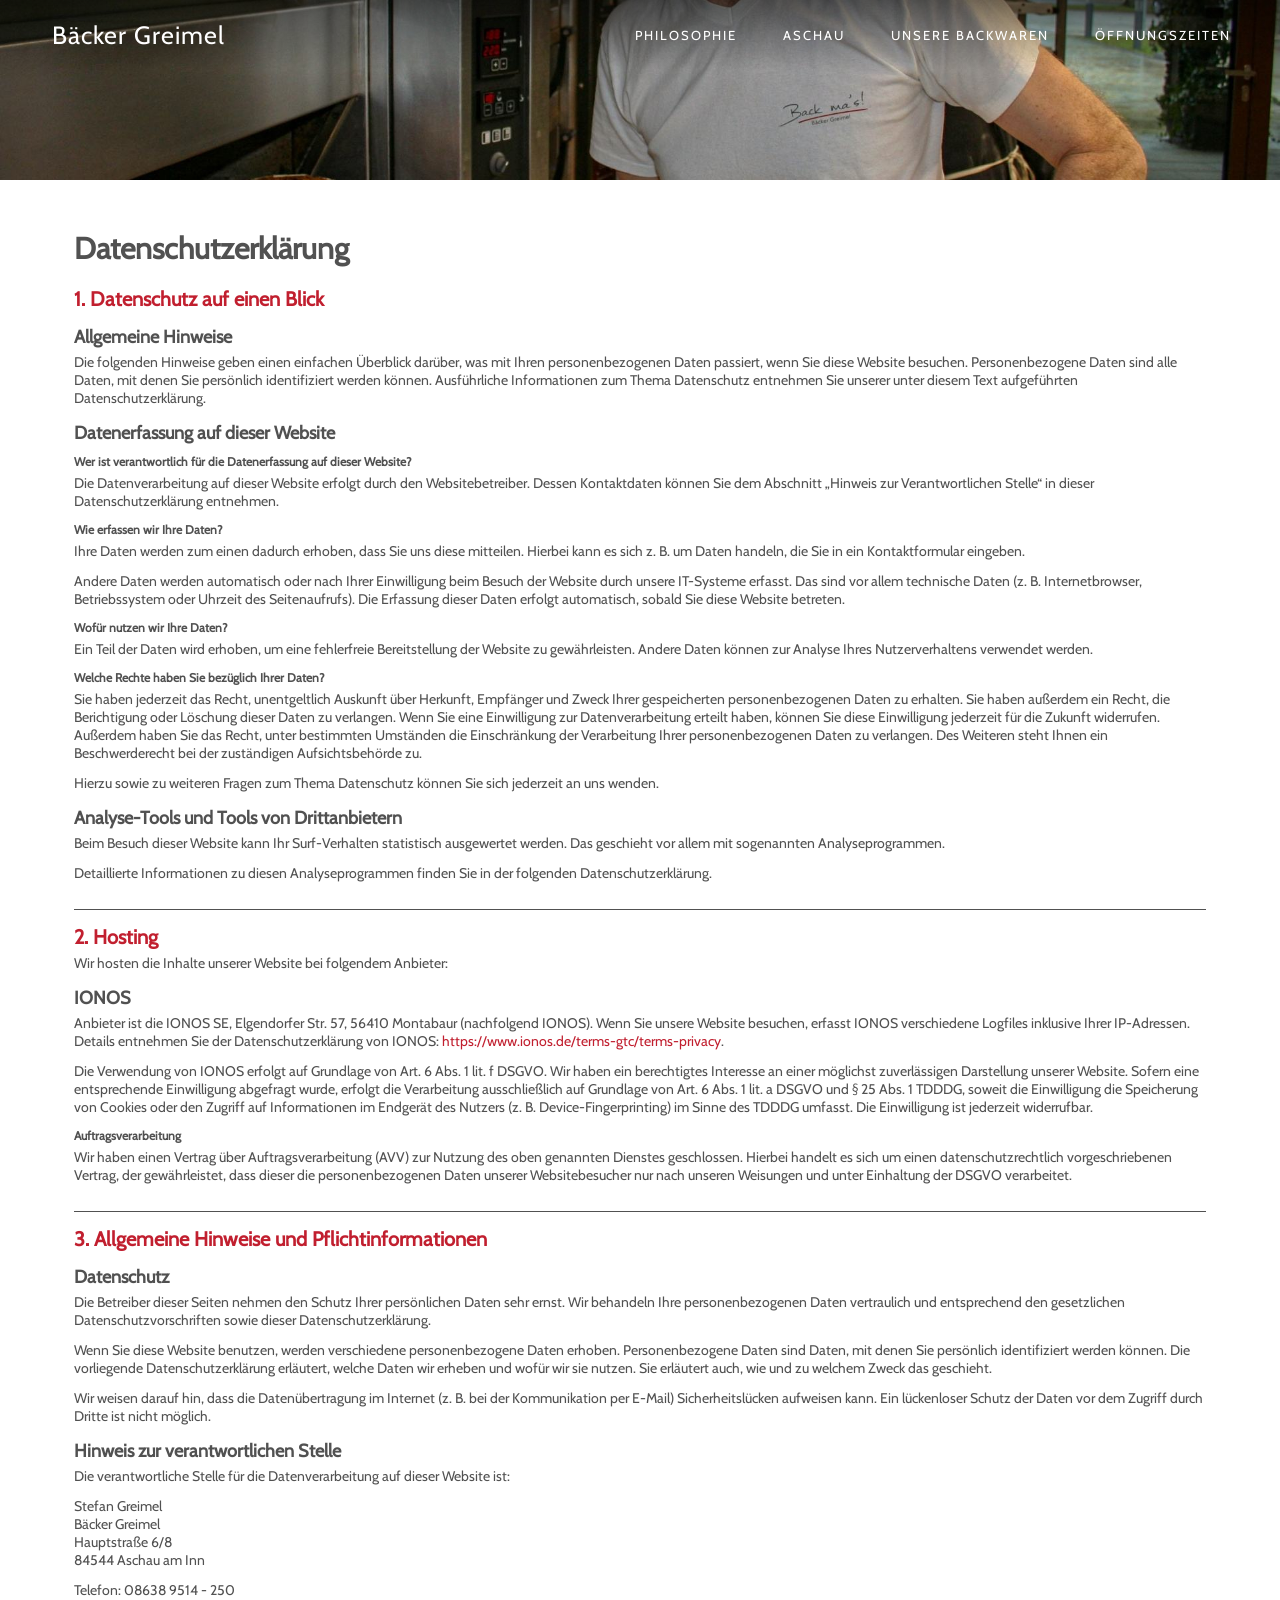
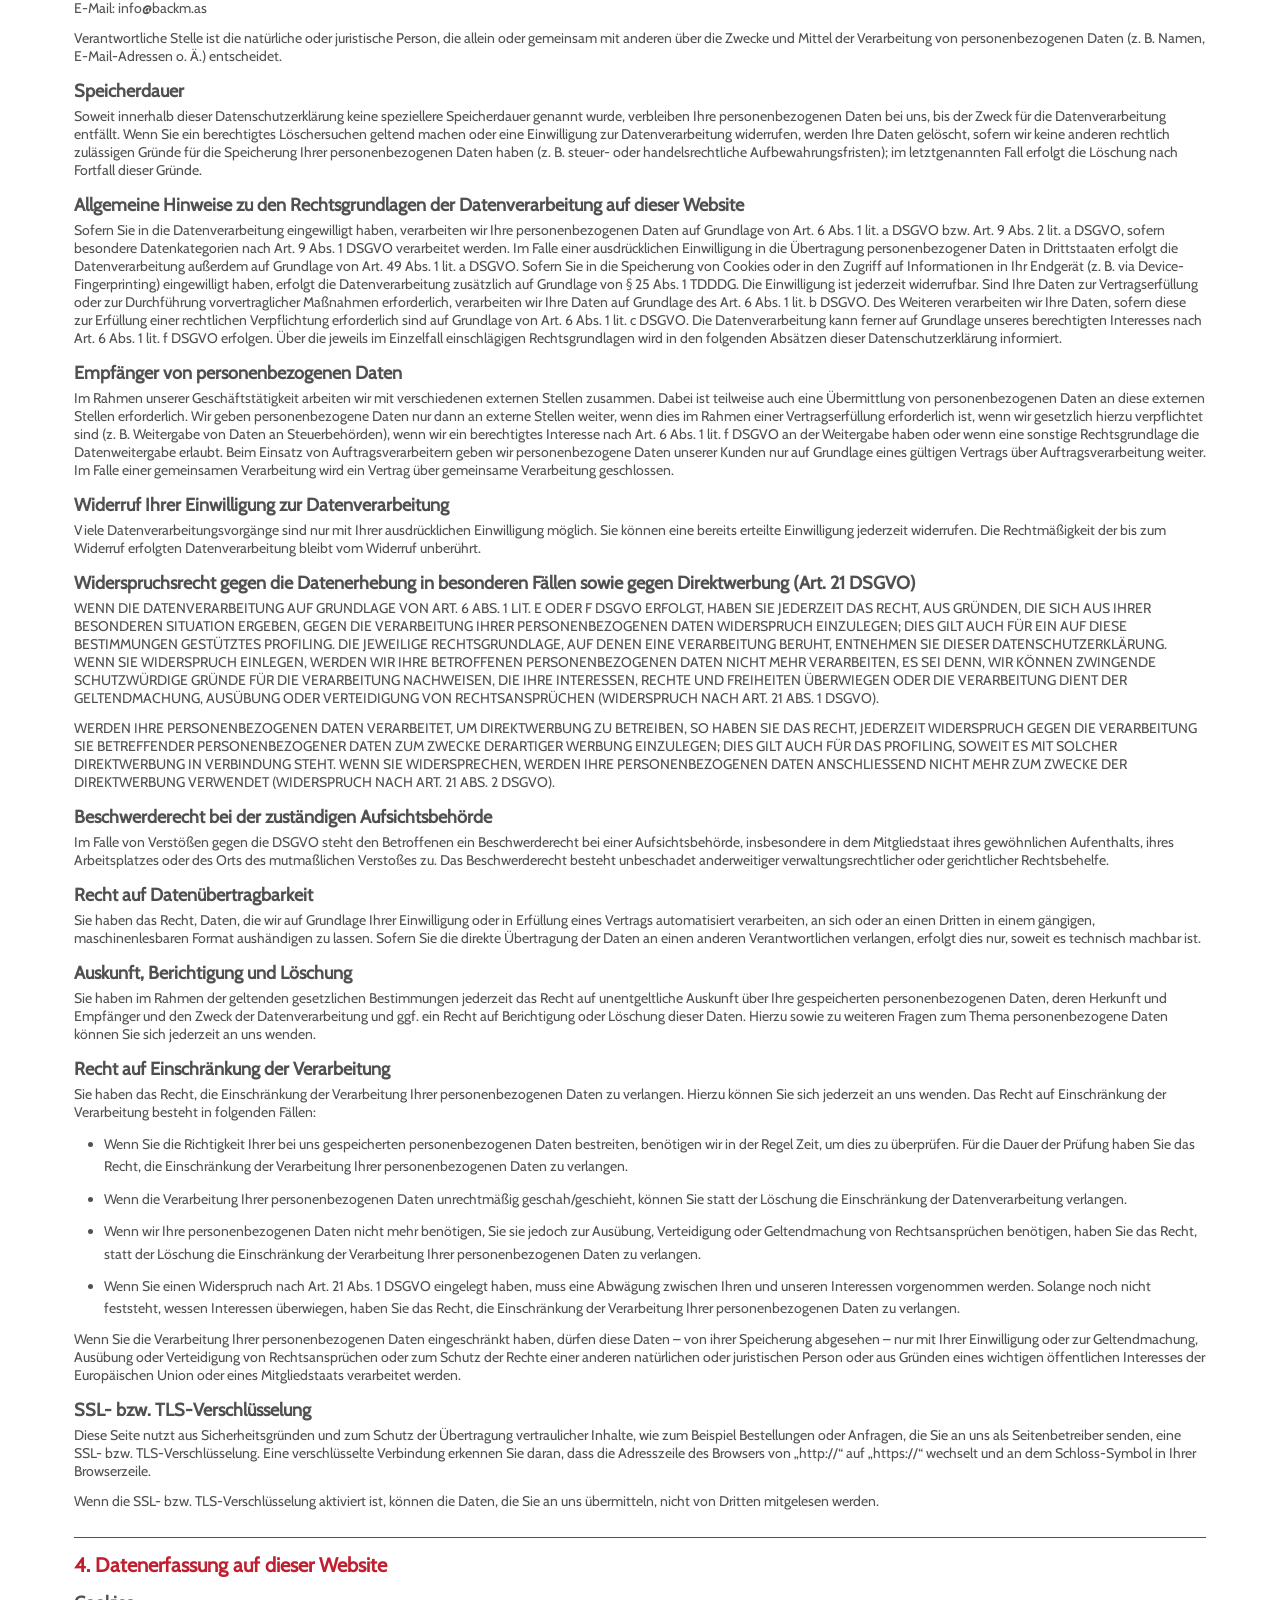
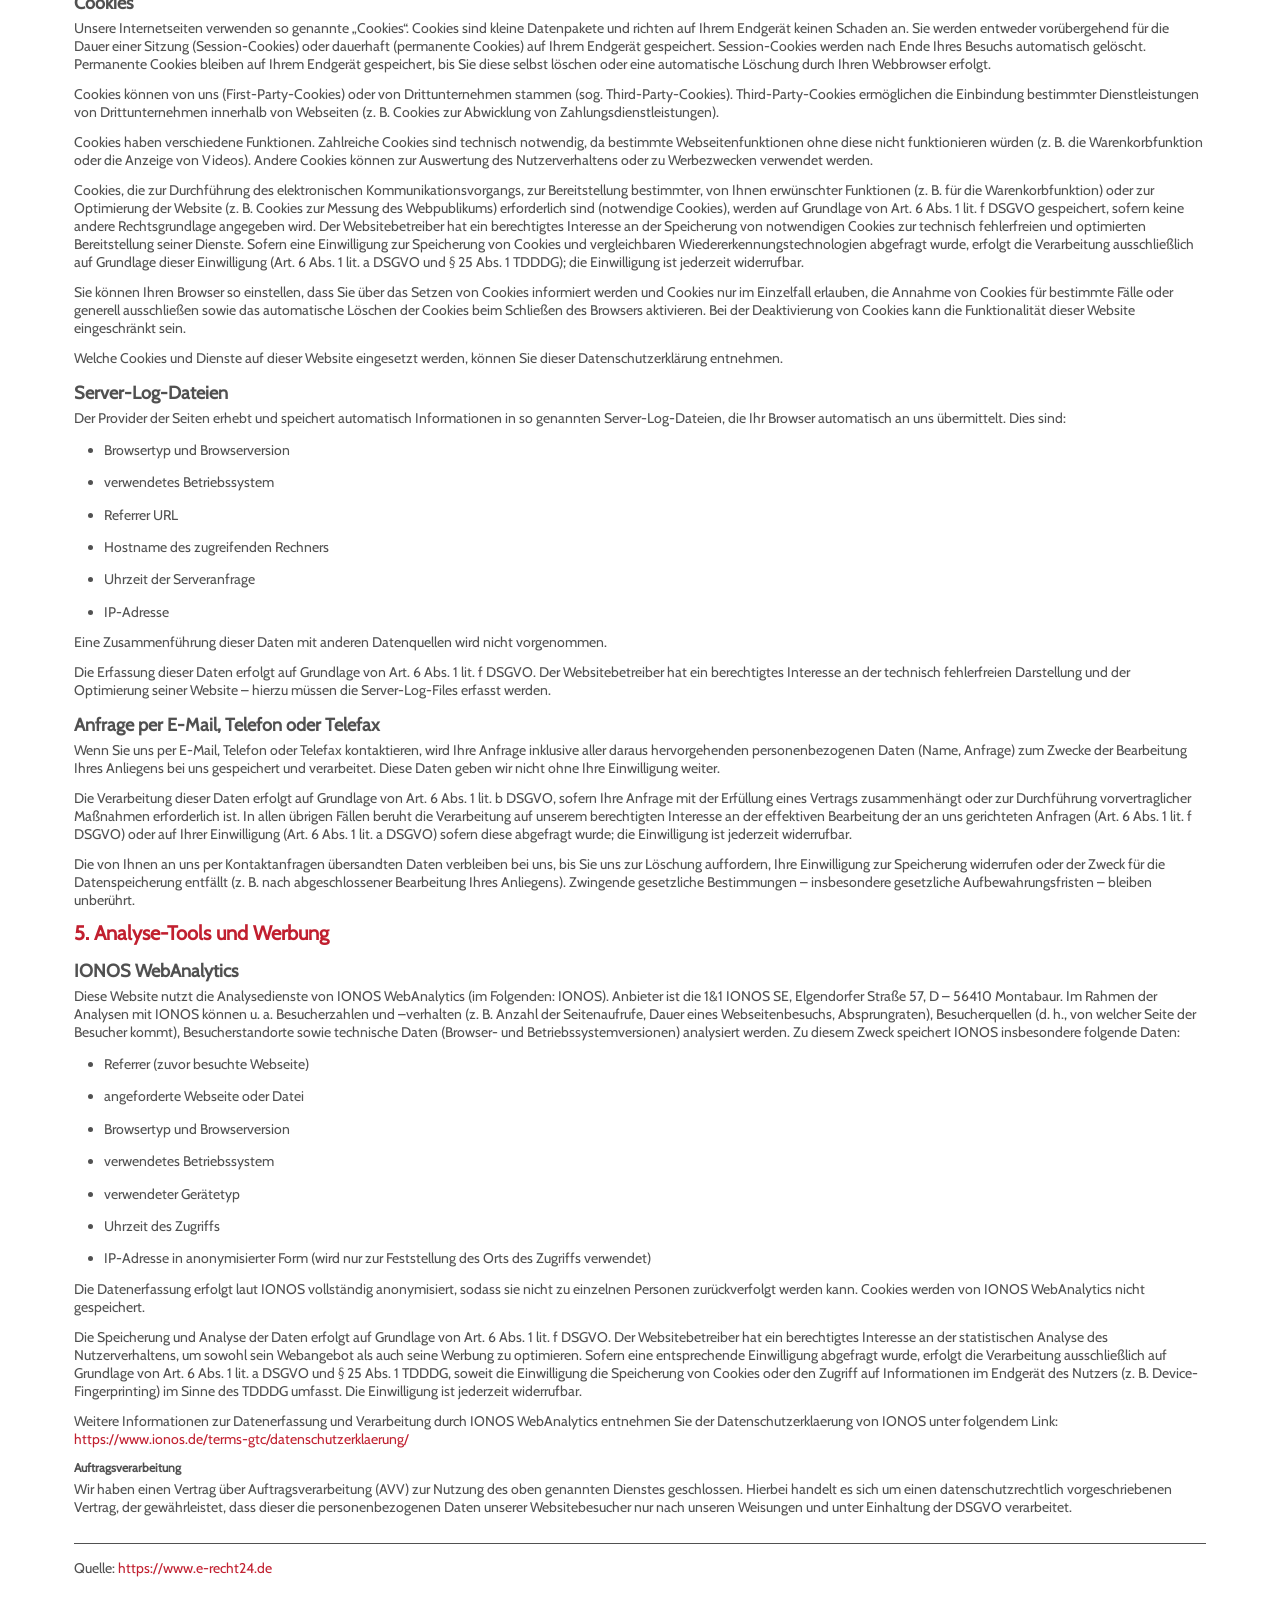
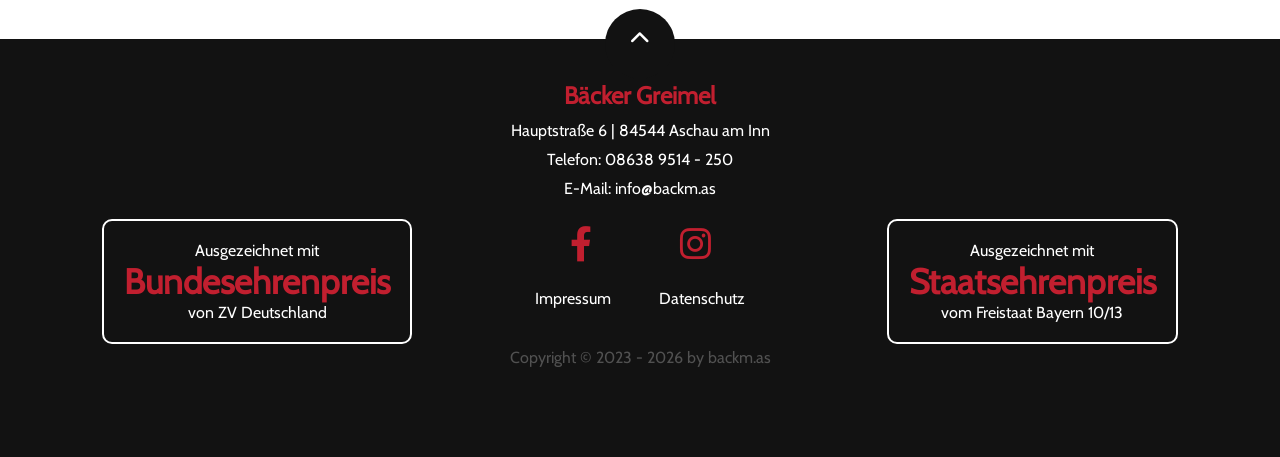
<file: datenschutz.html>
<!DOCTYPE html>
<html lang="de">

<head>
    <meta charset="UTF-8">
    <meta name="viewport" content="width=device-width, initial-scale=1.0">
    <title>Datenschutz - Bäcker Greimel</title>
    <meta name="description" content="Datenschutzerklärung der Website von Bäcker Greimel in Aschau am Inn.">
    <script src="js/app.js" defer></script>
    <link rel="icon" href="images/Backmas_favicon.ico" type="image/x-icon">
    <link rel="shortcut icon" href="images/Backmas_favicon.ico" type="image/x-icon">
    <link rel="stylesheet" href="fonts/fontawesome/css/all.min.css" />
    <link rel="stylesheet" href="style.css">
</head>

<body>
    <!-- HEADER -->
    <header>
        <div class="container">
            <nav class="navbar">
                <div class="menu-toggle">
                    <i class="fas fa-bars"></i>
                    <i class="fas fa-times"></i>
                </div>
                <a href="index.html" class="logo">Bäcker Greimel</a>
                <ul class="nav-list">
                    <li class="nav-item">
                        <a href="index.html" class="nav-link">Philosophie</a>
                    </li>
                    <li class="nav-item">
                        <a href="aschau.html" class="nav-link">Aschau</a>
                    </li>
                    <li class="nav-item">
                        <a href="backwaren.html" class="nav-link">Unsere Backwaren</a>
                    </li>
                    <li class="nav-item">
                        <a href="offen.html" class="nav-link">Öffnungszeiten</a>
                    </li>
                </ul>
            </nav>
        </div>
    </header>

    <!-- HERO SECTION -->

    <section class="hero small-size-hero" id="hero">
    </section>

    <!-- IMPRESSUM CONTENT -->
    <section class="impressum-container">
        <div class="container">
            <div class="impressum">
                <h1>Datenschutzerklärung</h1>
                <div class="impressum-section">
                    <h2>1. Datenschutz auf einen Blick</h2>
                    <h3>Allgemeine Hinweise</h3>
                    <p>Die folgenden Hinweise geben einen einfachen &Uuml;berblick dar&uuml;ber, was mit Ihren
                        personenbezogenen Daten passiert, wenn Sie diese Website besuchen. Personenbezogene Daten sind
                        alle Daten, mit denen Sie pers&ouml;nlich identifiziert werden k&ouml;nnen. Ausf&uuml;hrliche
                        Informationen zum Thema Datenschutz entnehmen Sie unserer unter diesem Text aufgef&uuml;hrten
                        Datenschutzerkl&auml;rung.</p>
                    <h3>Datenerfassung auf dieser Website</h3>
                    <h4>Wer ist verantwortlich f&uuml;r die Datenerfassung auf dieser Website?</h4>
                    <p>Die Datenverarbeitung auf dieser Website erfolgt durch den Websitebetreiber. Dessen Kontaktdaten
                        k&ouml;nnen Sie dem Abschnitt &bdquo;Hinweis zur Verantwortlichen Stelle&ldquo; in dieser
                        Datenschutzerkl&auml;rung entnehmen.</p>
                    <h4>Wie erfassen wir Ihre Daten?</h4>
                    <p>Ihre Daten werden zum einen dadurch erhoben, dass Sie uns diese mitteilen. Hierbei kann es sich
                        z.&nbsp;B. um Daten handeln, die Sie in ein Kontaktformular eingeben.</p>
                    <p>Andere Daten werden automatisch oder nach Ihrer Einwilligung beim Besuch der Website durch unsere
                        IT-Systeme erfasst. Das sind vor allem technische Daten (z.&nbsp;B. Internetbrowser,
                        Betriebssystem oder Uhrzeit des Seitenaufrufs). Die Erfassung dieser Daten erfolgt automatisch,
                        sobald Sie diese Website betreten.</p>
                    <h4>Wof&uuml;r nutzen wir Ihre Daten?</h4>
                    <p>Ein Teil der Daten wird erhoben, um eine fehlerfreie Bereitstellung der Website zu
                        gew&auml;hrleisten. Andere Daten k&ouml;nnen zur Analyse Ihres Nutzerverhaltens verwendet
                        werden.</p>
                    <h4>Welche Rechte haben Sie bez&uuml;glich Ihrer Daten?</h4>
                    <p>Sie haben jederzeit das Recht, unentgeltlich Auskunft &uuml;ber Herkunft, Empf&auml;nger und
                        Zweck Ihrer gespeicherten personenbezogenen Daten zu erhalten. Sie haben au&szlig;erdem ein
                        Recht, die Berichtigung oder L&ouml;schung dieser Daten zu verlangen. Wenn Sie eine Einwilligung
                        zur Datenverarbeitung erteilt haben, k&ouml;nnen Sie diese Einwilligung jederzeit f&uuml;r die
                        Zukunft widerrufen. Au&szlig;erdem haben Sie das Recht, unter bestimmten Umst&auml;nden die
                        Einschr&auml;nkung der Verarbeitung Ihrer personenbezogenen Daten zu verlangen. Des Weiteren
                        steht Ihnen ein Beschwerderecht bei der zust&auml;ndigen Aufsichtsbeh&ouml;rde zu.</p>
                    <p>Hierzu sowie zu weiteren Fragen zum Thema Datenschutz k&ouml;nnen Sie sich jederzeit an uns
                        wenden.</p>
                    <h3>Analyse-Tools und Tools von Dritt&shy;anbietern</h3>
                    <p>Beim Besuch dieser Website kann Ihr Surf-Verhalten statistisch ausgewertet werden. Das geschieht
                        vor allem mit sogenannten Analyseprogrammen.</p>
                    <p>Detaillierte Informationen zu diesen Analyseprogrammen finden Sie in der folgenden
                        Datenschutzerkl&auml;rung.</p>
                </div>
                <div class="impressum-section">
                    <h2>2. Hosting</h2>
                    <p>Wir hosten die Inhalte unserer Website bei folgendem Anbieter:</p>
                    <h3>IONOS</h3>
                    <p>Anbieter ist die IONOS SE, Elgendorfer Str. 57, 56410 Montabaur (nachfolgend IONOS). Wenn Sie
                        unsere Website besuchen, erfasst IONOS verschiedene Logfiles inklusive Ihrer IP-Adressen.
                        Details entnehmen Sie der Datenschutzerkl&auml;rung von IONOS: <a
                            href="https://www.ionos.de/terms-gtc/terms-privacy" target="_blank"
                            rel="noopener noreferrer">https://www.ionos.de/terms-gtc/terms-privacy</a>.</p>
                    <p>Die Verwendung von IONOS erfolgt auf Grundlage von Art. 6 Abs. 1 lit. f DSGVO. Wir haben ein
                        berechtigtes Interesse an einer m&ouml;glichst zuverl&auml;ssigen Darstellung unserer Website.
                        Sofern eine entsprechende Einwilligung abgefragt wurde, erfolgt die Verarbeitung
                        ausschlie&szlig;lich auf Grundlage von Art. 6 Abs. 1 lit. a DSGVO und &sect; 25 Abs. 1 TDDDG,
                        soweit die Einwilligung die Speicherung von Cookies oder den Zugriff auf Informationen im
                        Endger&auml;t des Nutzers (z.&nbsp;B. Device-Fingerprinting) im Sinne des TDDDG umfasst. Die
                        Einwilligung ist jederzeit widerrufbar.</p>

                    <h4>Auftragsverarbeitung</h4>
                    <p>Wir haben einen Vertrag &uuml;ber Auftragsverarbeitung (AVV) zur Nutzung des oben genannten
                        Dienstes geschlossen. Hierbei handelt es sich um einen datenschutzrechtlich vorgeschriebenen
                        Vertrag, der gew&auml;hrleistet, dass dieser die personenbezogenen Daten unserer Websitebesucher
                        nur nach unseren Weisungen und unter Einhaltung der DSGVO verarbeitet.</p>
                </div>
                <div class="impressum-section">
                    <h2>3. Allgemeine Hinweise und Pflicht&shy;informationen</h2>
                    <h3>Datenschutz</h3>
                    <p>Die Betreiber dieser Seiten nehmen den Schutz Ihrer pers&ouml;nlichen Daten sehr ernst. Wir
                        behandeln Ihre personenbezogenen Daten vertraulich und entsprechend den gesetzlichen
                        Datenschutzvorschriften sowie dieser Datenschutzerkl&auml;rung.</p>
                    <p>Wenn Sie diese Website benutzen, werden verschiedene personenbezogene Daten erhoben.
                        Personenbezogene Daten sind Daten, mit denen Sie pers&ouml;nlich identifiziert werden
                        k&ouml;nnen. Die vorliegende Datenschutzerkl&auml;rung erl&auml;utert, welche Daten wir erheben
                        und wof&uuml;r wir sie nutzen. Sie erl&auml;utert auch, wie und zu welchem Zweck das geschieht.
                    </p>
                    <p>Wir weisen darauf hin, dass die Daten&uuml;bertragung im Internet (z.&nbsp;B. bei der
                        Kommunikation per E-Mail) Sicherheitsl&uuml;cken aufweisen kann. Ein l&uuml;ckenloser Schutz der
                        Daten vor dem Zugriff durch Dritte ist nicht m&ouml;glich.</p>
                    <h3>Hinweis zur verantwortlichen Stelle</h3>
                    <p>Die verantwortliche Stelle f&uuml;r die Datenverarbeitung auf dieser Website ist:</p>
                    <p>Stefan Greimel<br />
                        B&auml;cker Greimel<br />
                        Hauptstra&szlig;e 6/8<br />
                        84544 Aschau am Inn</p>

                    <p>Telefon: 08638 9514 - 250<br />
                        E-Mail: info@backm.as</p>
                    <p>Verantwortliche Stelle ist die nat&uuml;rliche oder juristische Person, die allein oder gemeinsam
                        mit anderen &uuml;ber die Zwecke und Mittel der Verarbeitung von personenbezogenen Daten
                        (z.&nbsp;B. Namen, E-Mail-Adressen o. &Auml;.) entscheidet.</p>

                    <h3>Speicherdauer</h3>
                    <p>Soweit innerhalb dieser Datenschutzerkl&auml;rung keine speziellere Speicherdauer genannt wurde,
                        verbleiben Ihre personenbezogenen Daten bei uns, bis der Zweck f&uuml;r die Datenverarbeitung
                        entf&auml;llt. Wenn Sie ein berechtigtes L&ouml;schersuchen geltend machen oder eine
                        Einwilligung zur Datenverarbeitung widerrufen, werden Ihre Daten gel&ouml;scht, sofern wir keine
                        anderen rechtlich zul&auml;ssigen Gr&uuml;nde f&uuml;r die Speicherung Ihrer personenbezogenen
                        Daten haben (z.&nbsp;B. steuer- oder handelsrechtliche Aufbewahrungsfristen); im letztgenannten
                        Fall erfolgt die L&ouml;schung nach Fortfall dieser Gr&uuml;nde.</p>
                    <h3>Allgemeine Hinweise zu den Rechtsgrundlagen der Datenverarbeitung auf dieser Website</h3>
                    <p>Sofern Sie in die Datenverarbeitung eingewilligt haben, verarbeiten wir Ihre personenbezogenen
                        Daten auf Grundlage von Art. 6 Abs. 1 lit. a DSGVO bzw. Art. 9 Abs. 2 lit. a DSGVO, sofern
                        besondere Datenkategorien nach Art. 9 Abs. 1 DSGVO verarbeitet werden. Im Falle einer
                        ausdr&uuml;cklichen Einwilligung in die &Uuml;bertragung personenbezogener Daten in Drittstaaten
                        erfolgt die Datenverarbeitung au&szlig;erdem auf Grundlage von Art. 49 Abs. 1 lit. a DSGVO.
                        Sofern Sie in die Speicherung von Cookies oder in den Zugriff auf Informationen in Ihr
                        Endger&auml;t (z.&nbsp;B. via Device-Fingerprinting) eingewilligt haben, erfolgt die
                        Datenverarbeitung zus&auml;tzlich auf Grundlage von &sect; 25 Abs. 1 TDDDG. Die Einwilligung ist
                        jederzeit widerrufbar. Sind Ihre Daten zur Vertragserf&uuml;llung oder zur Durchf&uuml;hrung
                        vorvertraglicher Ma&szlig;nahmen erforderlich, verarbeiten wir Ihre Daten auf Grundlage des Art.
                        6 Abs. 1 lit. b DSGVO. Des Weiteren verarbeiten wir Ihre Daten, sofern diese zur Erf&uuml;llung
                        einer rechtlichen Verpflichtung erforderlich sind auf Grundlage von Art. 6 Abs. 1 lit. c DSGVO.
                        Die Datenverarbeitung kann ferner auf Grundlage unseres berechtigten Interesses nach Art. 6 Abs.
                        1 lit. f DSGVO erfolgen. &Uuml;ber die jeweils im Einzelfall einschl&auml;gigen Rechtsgrundlagen
                        wird in den folgenden Abs&auml;tzen dieser Datenschutzerkl&auml;rung informiert.</p>
                    <h3>Empfänger von personenbezogenen Daten</h3>
                    <p>Im Rahmen unserer Gesch&auml;ftst&auml;tigkeit arbeiten wir mit verschiedenen externen Stellen
                        zusammen. Dabei ist teilweise auch eine &Uuml;bermittlung von personenbezogenen Daten an diese
                        externen Stellen erforderlich. Wir geben personenbezogene Daten nur dann an externe Stellen
                        weiter, wenn dies im Rahmen einer Vertragserf&uuml;llung erforderlich ist, wenn wir gesetzlich
                        hierzu verpflichtet sind (z.&nbsp;B. Weitergabe von Daten an Steuerbeh&ouml;rden), wenn wir ein
                        berechtigtes Interesse nach Art. 6 Abs. 1 lit. f DSGVO an der Weitergabe haben oder wenn eine
                        sonstige Rechtsgrundlage die Datenweitergabe erlaubt. Beim Einsatz von Auftragsverarbeitern
                        geben wir personenbezogene Daten unserer Kunden nur auf Grundlage eines g&uuml;ltigen Vertrags
                        &uuml;ber Auftragsverarbeitung weiter. Im Falle einer gemeinsamen Verarbeitung wird ein Vertrag
                        &uuml;ber gemeinsame Verarbeitung geschlossen.</p>
                    <h3>Widerruf Ihrer Einwilligung zur Datenverarbeitung</h3>
                    <p>Viele Datenverarbeitungsvorg&auml;nge sind nur mit Ihrer ausdr&uuml;cklichen Einwilligung
                        m&ouml;glich. Sie k&ouml;nnen eine bereits erteilte Einwilligung jederzeit widerrufen. Die
                        Rechtm&auml;&szlig;igkeit der bis zum Widerruf erfolgten Datenverarbeitung bleibt vom Widerruf
                        unber&uuml;hrt.</p>
                    <h3>Widerspruchsrecht gegen die Datenerhebung in besonderen F&auml;llen sowie gegen Direktwerbung
                        (Art. 21 DSGVO)</h3>
                    <p>WENN DIE DATENVERARBEITUNG AUF GRUNDLAGE VON ART. 6 ABS. 1 LIT. E ODER F DSGVO ERFOLGT, HABEN SIE
                        JEDERZEIT DAS RECHT, AUS GR&Uuml;NDEN, DIE SICH AUS IHRER BESONDEREN SITUATION ERGEBEN, GEGEN
                        DIE VERARBEITUNG IHRER PERSONENBEZOGENEN DATEN WIDERSPRUCH EINZULEGEN; DIES GILT AUCH F&Uuml;R
                        EIN AUF DIESE BESTIMMUNGEN GEST&Uuml;TZTES PROFILING. DIE JEWEILIGE RECHTSGRUNDLAGE, AUF DENEN
                        EINE VERARBEITUNG BERUHT, ENTNEHMEN SIE DIESER DATENSCHUTZERKL&Auml;RUNG. WENN SIE WIDERSPRUCH
                        EINLEGEN, WERDEN WIR IHRE BETROFFENEN PERSONENBEZOGENEN DATEN NICHT MEHR VERARBEITEN, ES SEI
                        DENN, WIR K&Ouml;NNEN ZWINGENDE SCHUTZW&Uuml;RDIGE GR&Uuml;NDE F&Uuml;R DIE VERARBEITUNG
                        NACHWEISEN, DIE IHRE INTERESSEN, RECHTE UND FREIHEITEN &Uuml;BERWIEGEN ODER DIE VERARBEITUNG
                        DIENT DER GELTENDMACHUNG, AUS&Uuml;BUNG ODER VERTEIDIGUNG VON RECHTSANSPR&Uuml;CHEN (WIDERSPRUCH
                        NACH ART. 21 ABS. 1 DSGVO).</p>
                    <p>WERDEN IHRE PERSONENBEZOGENEN DATEN VERARBEITET, UM DIREKTWERBUNG ZU BETREIBEN, SO HABEN SIE DAS
                        RECHT, JEDERZEIT WIDERSPRUCH GEGEN DIE VERARBEITUNG SIE BETREFFENDER PERSONENBEZOGENER DATEN ZUM
                        ZWECKE DERARTIGER WERBUNG EINZULEGEN; DIES GILT AUCH F&Uuml;R DAS PROFILING, SOWEIT ES MIT
                        SOLCHER DIREKTWERBUNG IN VERBINDUNG STEHT. WENN SIE WIDERSPRECHEN, WERDEN IHRE PERSONENBEZOGENEN
                        DATEN ANSCHLIESSEND NICHT MEHR ZUM ZWECKE DER DIREKTWERBUNG VERWENDET (WIDERSPRUCH NACH ART. 21
                        ABS. 2 DSGVO).</p>
                    <h3>Beschwerde&shy;recht bei der zust&auml;ndigen Aufsichts&shy;beh&ouml;rde</h3>
                    <p>Im Falle von Verst&ouml;&szlig;en gegen die DSGVO steht den Betroffenen ein Beschwerderecht bei
                        einer Aufsichtsbeh&ouml;rde, insbesondere in dem Mitgliedstaat ihres gew&ouml;hnlichen
                        Aufenthalts, ihres Arbeitsplatzes oder des Orts des mutma&szlig;lichen Versto&szlig;es zu. Das
                        Beschwerderecht besteht unbeschadet anderweitiger verwaltungsrechtlicher oder gerichtlicher
                        Rechtsbehelfe.</p>
                    <h3>Recht auf Daten&shy;&uuml;bertrag&shy;barkeit</h3>
                    <p>Sie haben das Recht, Daten, die wir auf Grundlage Ihrer Einwilligung oder in Erf&uuml;llung eines
                        Vertrags automatisiert verarbeiten, an sich oder an einen Dritten in einem g&auml;ngigen,
                        maschinenlesbaren Format aush&auml;ndigen zu lassen. Sofern Sie die direkte &Uuml;bertragung der
                        Daten an einen anderen Verantwortlichen verlangen, erfolgt dies nur, soweit es technisch machbar
                        ist.</p>
                    <h3>Auskunft, Berichtigung und L&ouml;schung</h3>
                    <p>Sie haben im Rahmen der geltenden gesetzlichen Bestimmungen jederzeit das Recht auf
                        unentgeltliche Auskunft &uuml;ber Ihre gespeicherten personenbezogenen Daten, deren Herkunft und
                        Empf&auml;nger und den Zweck der Datenverarbeitung und ggf. ein Recht auf Berichtigung oder
                        L&ouml;schung dieser Daten. Hierzu sowie zu weiteren Fragen zum Thema personenbezogene Daten
                        k&ouml;nnen Sie sich jederzeit an uns wenden.</p>
                    <h3>Recht auf Einschr&auml;nkung der Verarbeitung</h3>
                    <p>Sie haben das Recht, die Einschr&auml;nkung der Verarbeitung Ihrer personenbezogenen Daten zu
                        verlangen. Hierzu k&ouml;nnen Sie sich jederzeit an uns wenden. Das Recht auf Einschr&auml;nkung
                        der Verarbeitung besteht in folgenden F&auml;llen:</p>
                    <ul>
                        <li>Wenn Sie die Richtigkeit Ihrer bei uns gespeicherten personenbezogenen Daten bestreiten,
                            ben&ouml;tigen wir in der Regel Zeit, um dies zu &uuml;berpr&uuml;fen. F&uuml;r die Dauer
                            der Pr&uuml;fung haben Sie das Recht, die Einschr&auml;nkung der Verarbeitung Ihrer
                            personenbezogenen Daten zu verlangen.</li>
                        <li>Wenn die Verarbeitung Ihrer personenbezogenen Daten unrechtm&auml;&szlig;ig
                            geschah/geschieht, k&ouml;nnen Sie statt der L&ouml;schung die Einschr&auml;nkung der
                            Datenverarbeitung verlangen.</li>
                        <li>Wenn wir Ihre personenbezogenen Daten nicht mehr ben&ouml;tigen, Sie sie jedoch zur
                            Aus&uuml;bung, Verteidigung oder Geltendmachung von Rechtsanspr&uuml;chen ben&ouml;tigen,
                            haben Sie das Recht, statt der L&ouml;schung die Einschr&auml;nkung der Verarbeitung Ihrer
                            personenbezogenen Daten zu verlangen.</li>
                        <li>Wenn Sie einen Widerspruch nach Art. 21 Abs. 1 DSGVO eingelegt haben, muss eine
                            Abw&auml;gung zwischen Ihren und unseren Interessen vorgenommen werden. Solange noch nicht
                            feststeht, wessen Interessen &uuml;berwiegen, haben Sie das Recht, die Einschr&auml;nkung
                            der Verarbeitung Ihrer personenbezogenen Daten zu verlangen.</li>
                    </ul>
                    <p>Wenn Sie die Verarbeitung Ihrer personenbezogenen Daten eingeschr&auml;nkt haben, d&uuml;rfen
                        diese Daten &ndash; von ihrer Speicherung abgesehen &ndash; nur mit Ihrer Einwilligung oder zur
                        Geltendmachung, Aus&uuml;bung oder Verteidigung von Rechtsanspr&uuml;chen oder zum Schutz der
                        Rechte einer anderen nat&uuml;rlichen oder juristischen Person oder aus Gr&uuml;nden eines
                        wichtigen &ouml;ffentlichen Interesses der Europ&auml;ischen Union oder eines Mitgliedstaats
                        verarbeitet werden.</p>
                    <h3>SSL- bzw. TLS-Verschl&uuml;sselung</h3>
                    <p>Diese Seite nutzt aus Sicherheitsgr&uuml;nden und zum Schutz der &Uuml;bertragung vertraulicher
                        Inhalte, wie zum Beispiel Bestellungen oder Anfragen, die Sie an uns als Seitenbetreiber senden,
                        eine SSL- bzw. TLS-Verschl&uuml;sselung. Eine verschl&uuml;sselte Verbindung erkennen Sie daran,
                        dass die Adresszeile des Browsers von &bdquo;http://&ldquo; auf &bdquo;https://&ldquo; wechselt
                        und an dem Schloss-Symbol in Ihrer Browserzeile.</p>
                    <p>Wenn die SSL- bzw. TLS-Verschl&uuml;sselung aktiviert ist, k&ouml;nnen die Daten, die Sie an uns
                        &uuml;bermitteln, nicht von Dritten mitgelesen werden.</p>
                </div>
                <div class="impressum-section">
                    <h2>4. Datenerfassung auf dieser Website</h2>
                    <h3>Cookies</h3>
                    <p>Unsere Internetseiten verwenden so genannte &bdquo;Cookies&ldquo;. Cookies sind kleine
                        Datenpakete und richten auf Ihrem Endger&auml;t keinen Schaden an. Sie werden entweder
                        vor&uuml;bergehend f&uuml;r die Dauer einer Sitzung (Session-Cookies) oder dauerhaft (permanente
                        Cookies) auf Ihrem Endger&auml;t gespeichert. Session-Cookies werden nach Ende Ihres Besuchs
                        automatisch gel&ouml;scht. Permanente Cookies bleiben auf Ihrem Endger&auml;t gespeichert, bis
                        Sie diese selbst l&ouml;schen oder eine automatische L&ouml;schung durch Ihren Webbrowser
                        erfolgt.</p>
                    <p>Cookies k&ouml;nnen von uns (First-Party-Cookies) oder von Drittunternehmen stammen (sog.
                        Third-Party-Cookies). Third-Party-Cookies erm&ouml;glichen die Einbindung bestimmter
                        Dienstleistungen von Drittunternehmen innerhalb von Webseiten (z.&nbsp;B. Cookies zur Abwicklung
                        von Zahlungsdienstleistungen).</p>
                    <p>Cookies haben verschiedene Funktionen. Zahlreiche Cookies sind technisch notwendig, da bestimmte
                        Webseitenfunktionen ohne diese nicht funktionieren w&uuml;rden (z.&nbsp;B. die Warenkorbfunktion
                        oder die Anzeige von Videos). Andere Cookies k&ouml;nnen zur Auswertung des Nutzerverhaltens
                        oder zu Werbezwecken verwendet werden.</p>
                    <p>Cookies, die zur Durchf&uuml;hrung des elektronischen Kommunikationsvorgangs, zur Bereitstellung
                        bestimmter, von Ihnen erw&uuml;nschter Funktionen (z.&nbsp;B. f&uuml;r die Warenkorbfunktion)
                        oder zur Optimierung der Website (z.&nbsp;B. Cookies zur Messung des Webpublikums) erforderlich
                        sind (notwendige Cookies), werden auf Grundlage von Art. 6 Abs. 1 lit. f DSGVO gespeichert,
                        sofern keine andere Rechtsgrundlage angegeben wird. Der Websitebetreiber hat ein berechtigtes
                        Interesse an der Speicherung von notwendigen Cookies zur technisch fehlerfreien und optimierten
                        Bereitstellung seiner Dienste. Sofern eine Einwilligung zur Speicherung von Cookies und
                        vergleichbaren Wiedererkennungstechnologien abgefragt wurde, erfolgt die Verarbeitung
                        ausschlie&szlig;lich auf Grundlage dieser Einwilligung (Art. 6 Abs. 1 lit. a DSGVO und &sect; 25
                        Abs. 1 TDDDG); die Einwilligung ist jederzeit widerrufbar.</p>
                    <p>Sie k&ouml;nnen Ihren Browser so einstellen, dass Sie &uuml;ber das Setzen von Cookies informiert
                        werden und Cookies nur im Einzelfall erlauben, die Annahme von Cookies f&uuml;r bestimmte
                        F&auml;lle oder generell ausschlie&szlig;en sowie das automatische L&ouml;schen der Cookies beim
                        Schlie&szlig;en des Browsers aktivieren. Bei der Deaktivierung von Cookies kann die
                        Funktionalit&auml;t dieser Website eingeschr&auml;nkt sein.</p>
                    <p>Welche Cookies und Dienste auf dieser Website eingesetzt werden, k&ouml;nnen Sie dieser
                        Datenschutzerkl&auml;rung entnehmen.</p>
                    <h3>Server-Log-Dateien</h3>
                    <p>Der Provider der Seiten erhebt und speichert automatisch Informationen in so genannten
                        Server-Log-Dateien, die Ihr Browser automatisch an uns &uuml;bermittelt. Dies sind:</p>
                    <ul>
                        <li>Browsertyp und Browserversion</li>
                        <li>verwendetes Betriebssystem</li>
                        <li>Referrer URL</li>
                        <li>Hostname des zugreifenden Rechners</li>
                        <li>Uhrzeit der Serveranfrage</li>
                        <li>IP-Adresse</li>
                    </ul>
                    <p>Eine Zusammenf&uuml;hrung dieser Daten mit anderen Datenquellen wird nicht vorgenommen.</p>
                    <p>Die Erfassung dieser Daten erfolgt auf Grundlage von Art. 6 Abs. 1 lit. f DSGVO. Der
                        Websitebetreiber hat ein berechtigtes Interesse an der technisch fehlerfreien Darstellung und
                        der Optimierung seiner Website &ndash; hierzu m&uuml;ssen die Server-Log-Files erfasst werden.
                    </p>
                    <h3>Anfrage per E-Mail, Telefon oder Telefax</h3>
                    <p>Wenn Sie uns per E-Mail, Telefon oder Telefax kontaktieren, wird Ihre Anfrage inklusive aller
                        daraus hervorgehenden personenbezogenen Daten (Name, Anfrage) zum Zwecke der Bearbeitung Ihres
                        Anliegens bei uns gespeichert und verarbeitet. Diese Daten geben wir nicht ohne Ihre
                        Einwilligung weiter.</p>
                    <p>Die Verarbeitung dieser Daten erfolgt auf Grundlage von Art. 6 Abs. 1 lit. b DSGVO, sofern Ihre
                        Anfrage mit der Erf&uuml;llung eines Vertrags zusammenh&auml;ngt oder zur Durchf&uuml;hrung
                        vorvertraglicher Ma&szlig;nahmen erforderlich ist. In allen &uuml;brigen F&auml;llen beruht die
                        Verarbeitung auf unserem berechtigten Interesse an der effektiven Bearbeitung der an uns
                        gerichteten Anfragen (Art. 6 Abs. 1 lit. f DSGVO) oder auf Ihrer Einwilligung (Art. 6 Abs. 1
                        lit. a DSGVO) sofern diese abgefragt wurde; die Einwilligung ist jederzeit widerrufbar.</p>
                    <p>Die von Ihnen an uns per Kontaktanfragen &uuml;bersandten Daten verbleiben bei uns, bis Sie uns
                        zur L&ouml;schung auffordern, Ihre Einwilligung zur Speicherung widerrufen oder der Zweck
                        f&uuml;r die Datenspeicherung entf&auml;llt (z.&nbsp;B. nach abgeschlossener Bearbeitung Ihres
                        Anliegens). Zwingende gesetzliche Bestimmungen &ndash; insbesondere gesetzliche
                        Aufbewahrungsfristen &ndash; bleiben unber&uuml;hrt.</p>
                    <h2>5. Analyse-Tools und Werbung</h2>
                    <h3>IONOS WebAnalytics</h3>
                    <p>Diese Website nutzt die Analysedienste von IONOS WebAnalytics (im Folgenden: IONOS). Anbieter ist
                        die 1&amp;1 IONOS SE, Elgendorfer Stra&szlig;e 57, D &ndash; 56410 Montabaur. Im Rahmen der
                        Analysen mit IONOS k&ouml;nnen u.&nbsp;a. Besucherzahlen und &ndash;verhalten (z.&nbsp;B. Anzahl
                        der Seitenaufrufe, Dauer eines Webseitenbesuchs, Absprungraten), Besucherquellen (d. h., von
                        welcher Seite der Besucher kommt), Besucherstandorte sowie technische Daten (Browser- und
                        Betriebssystemversionen) analysiert werden. Zu diesem Zweck speichert IONOS insbesondere
                        folgende Daten:</p>
                    <ul>
                        <li>Referrer (zuvor besuchte Webseite)</li>
                        <li>angeforderte Webseite oder Datei</li>
                        <li>Browsertyp und Browserversion</li>
                        <li>verwendetes Betriebssystem</li>
                        <li>verwendeter Ger&auml;tetyp</li>
                        <li>Uhrzeit des Zugriffs</li>
                        <li>IP-Adresse in anonymisierter Form (wird nur zur Feststellung des Orts des Zugriffs
                            verwendet)</li>
                    </ul>
                    <p>Die Datenerfassung erfolgt laut IONOS vollst&auml;ndig anonymisiert, sodass sie nicht zu
                        einzelnen Personen zur&uuml;ckverfolgt werden kann. Cookies werden von IONOS WebAnalytics nicht
                        gespeichert.</p>
                    <p>Die Speicherung und Analyse der Daten erfolgt auf Grundlage von Art. 6 Abs. 1 lit. f DSGVO. Der
                        Websitebetreiber hat ein berechtigtes Interesse an der statistischen Analyse des
                        Nutzerverhaltens, um sowohl sein Webangebot als auch seine Werbung zu optimieren. Sofern eine
                        entsprechende Einwilligung abgefragt wurde, erfolgt die Verarbeitung ausschlie&szlig;lich auf
                        Grundlage von Art. 6 Abs. 1 lit. a DSGVO und &sect; 25 Abs. 1 TDDDG, soweit die Einwilligung die
                        Speicherung von Cookies oder den Zugriff auf Informationen im Endger&auml;t des Nutzers
                        (z.&nbsp;B. Device-Fingerprinting) im Sinne des TDDDG umfasst. Die Einwilligung ist jederzeit
                        widerrufbar.</p>
                    <p>Weitere Informationen zur Datenerfassung und Verarbeitung durch IONOS WebAnalytics entnehmen Sie
                        der Datenschutzerklaerung von IONOS unter folgendem Link: <a
                            href="https://www.ionos.de/terms-gtc/datenschutzerklaerung/" target="_blank"
                            rel="noopener noreferrer">https://www.ionos.de/terms-gtc/datenschutzerklaerung/</a></p>

                    <h4>Auftragsverarbeitung</h4>
                    <p>Wir haben einen Vertrag &uuml;ber Auftragsverarbeitung (AVV) zur Nutzung des oben genannten
                        Dienstes geschlossen. Hierbei handelt es sich um einen datenschutzrechtlich vorgeschriebenen
                        Vertrag, der gew&auml;hrleistet, dass dieser die personenbezogenen Daten unserer Websitebesucher
                        nur nach unseren Weisungen und unter Einhaltung der DSGVO verarbeitet.</p>
                </div>
                <div class="impressum-section">
                    <p>Quelle: <a href="https://www.e-recht24.de">https://www.e-recht24.de</a></p>
                </div>
            </div>
        </div>


        </div>
        </div>
    </section>

    <!-- FOOTER -->
    <footer>
        <div class="container">
            <div class="back-to-top">
                <a href="#hero"><i class="fas fa-chevron-up"></i></a>
            </div>
            <div class="footer__content">
                <div class="footer__content-about animate-top">
                    <p><a id="baecker-greimel-link" href="https://goo.gl/maps/SyeyZ7WNtMrqjsM77"
                            target="_blank"><strong>Bäcker Greimel</strong></a></p>
                    <p><a href="https://goo.gl/maps/SyeyZ7WNtMrqjsM77" target="_blank">Hauptstraße 6 | 84544 Aschau am
                            Inn</a></p>
                    <p><a href="tel:+4986389514250">Telefon: 08638 9514 - 250</a></p>
                    <p><a href="mailto:info@backm.as">E-Mail: info@backm.as</a></p>
                </div>
                <div class="footer__content-divider animate-bottom">
                    <div class="social-media">
                        <ul class="social-icons">
                            <li>
                                <a href="https://www.facebook.com/Baecker.Greimel" target="_blank">
                                    <i class="fab fa-facebook-f"></i>
                                </a>
                            </li>
                            <li>
                                <a href="https://www.instagram.com/baecker_greimel_backmas/" target="_blank">
                                    <i class="fab fa-instagram"></i>
                                </a>
                            </li>
                        </ul>
                    </div>
                    <div class="legals-container">
                        <div class="legals">
                            <p><a href="impressum.html" class="legals">Impressum</a></p>
                        </div>
                        <div class="legals">
                            <p><a href="datenschutz.html" class="legals">Datenschutz</a></p>
                        </div>
                    </div>
                    <div class="spacing"></div> <!-- Add a spacing element here -->
                    <div class="copyright-container">
                        <div class="copyright">
                            <p>Copyright &copy; 2023 -
                                <script type="text/javascript">
                                    now = new Date();
                                    year = now.getFullYear();
                                    document.write(year);
                                </script>
                                by backm.as
                            </p>
                        </div>
                    </div>
                </div>
            </div>
            <div class="footer-extra footer-extra-content animate-left">
                <p>Ausgezeichnet mit</p>
                <p><a href="index.html#bundesehrenpreis-link" class="highlight-text">Bundesehrenpreis</a></p>
                <p>von ZV Deutschland</p>
            </div>
            <div class="footer-extra2 footer-extra-content animate-right">
                <p>Ausgezeichnet mit</p>
                <p><a href="index.html#bundesehrenpreis-link" class="highlight-text">Staatsehrenpreis</a></p>
                <p>vom Freistaat Bayern 10/13</p>
            </div>


        </div>
    </footer>
</body>

</html>
</file>
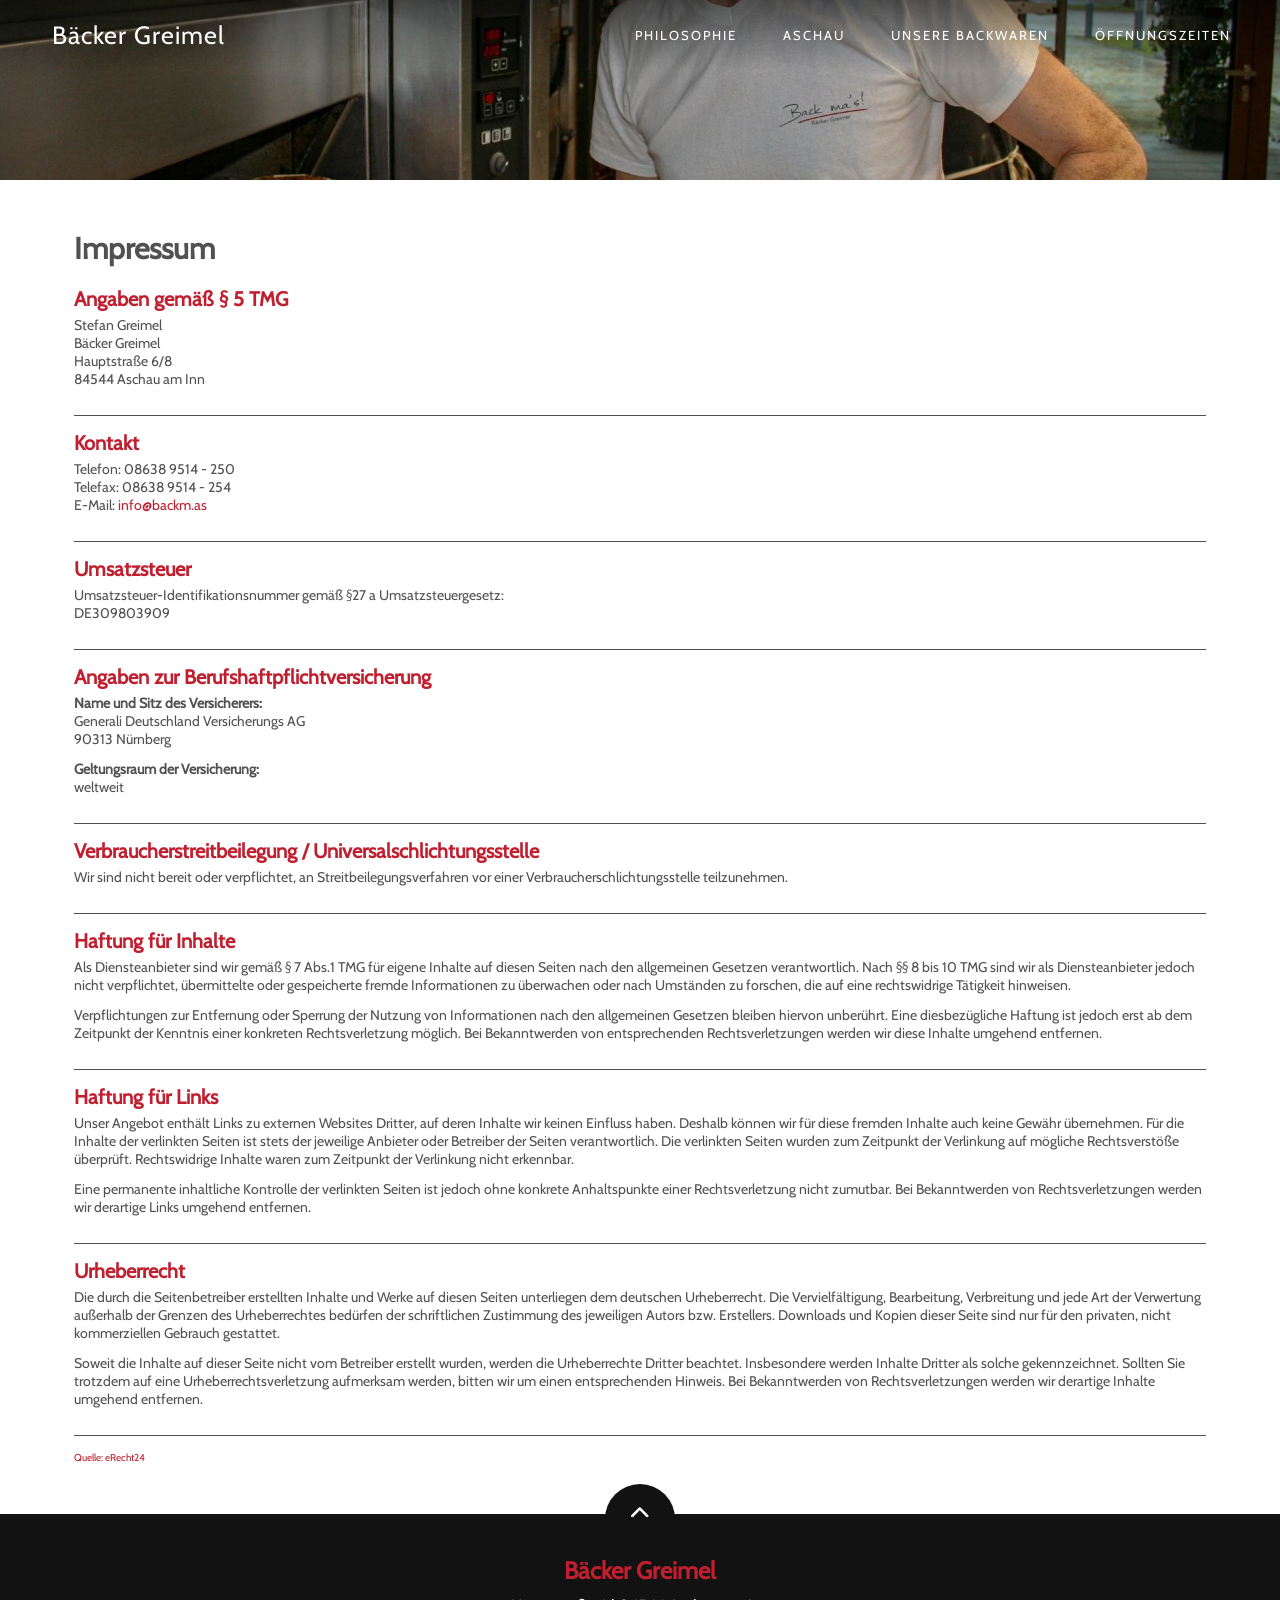
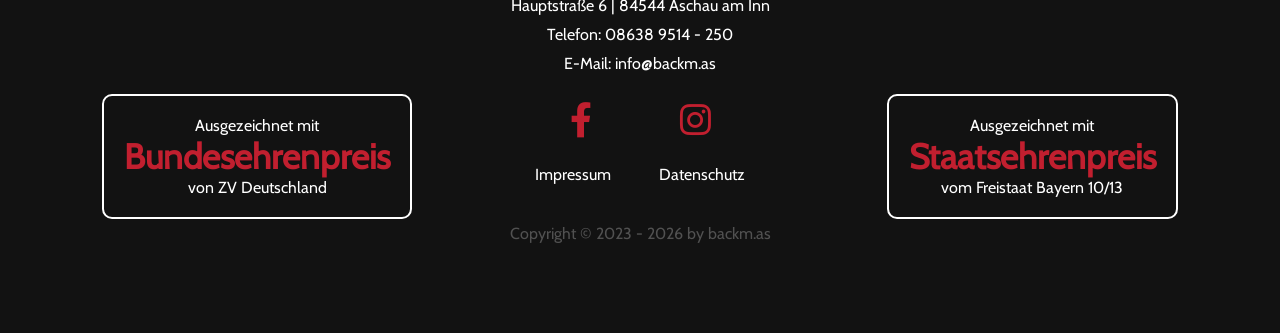
<file: impressum.html>
<!DOCTYPE html>
<html lang="de">

<head>
    <meta charset="UTF-8">
    <meta name="viewport" content="width=device-width, initial-scale=1.0">
    <title>Impressum - Bäcker Greimel</title>
    <meta name="description" content="Impressum von Bäcker Greimel, Hauptstraße 6, 84544 Aschau am Inn.">
    <script src="js/app.js" defer></script>
    <link rel="icon" href="images/Backmas_favicon.ico" type="image/x-icon">
    <link rel="shortcut icon" href="images/Backmas_favicon.ico" type="image/x-icon">
    <link rel="stylesheet" href="fonts/fontawesome/css/all.min.css" />
    <link rel="stylesheet" href="style.css">
</head>

<body>
    <!-- HEADER -->
    <header>
        <div class="container">
            <nav class="navbar">
                <div class="menu-toggle">
                    <i class="fas fa-bars"></i>
                    <i class="fas fa-times"></i>
                </div>
                <a href="index.html" class="logo">Bäcker Greimel</a>
                <ul class="nav-list">
                    <li class="nav-item">
                        <a href="index.html" class="nav-link">Philosophie</a>
                    </li>
                    <li class="nav-item">
                        <a href="aschau.html" class="nav-link">Aschau</a>
                    </li>
                    <li class="nav-item">
                        <a href="backwaren.html" class="nav-link">Unsere Backwaren</a>
                    </li>
                    <li class="nav-item">
                        <a href="offen.html" class="nav-link">Öffnungszeiten</a>
                    </li>
                </ul>
            </nav>
        </div>
    </header>

    <!-- HERO SECTION -->

    <section class="hero small-size-hero" id="hero">
    </section>

    <!-- IMPRESSUM CONTENT -->
    <section class="impressum-container">
        <div class="container">
            <div class="impressum">
                <h1>Impressum</h1>
                <div class="impressum-section">
                    <h2>Angaben gemäß § 5 TMG</h2>
                    <p>Stefan Greimel<br>
                        Bäcker Greimel<br>
                        Hauptstraße 6/8<br>
                        84544 Aschau am Inn</p>
                </div>
                <div class="impressum-section">
                    <h2>Kontakt</h2>
                    <p>Telefon: 08638 9514 - 250<br>
                        Telefax: 08638 9514 - 254<br>
                        E-Mail: <a href="mailto:info@backm.as">info@backm.as</a></p>
                </div>
                <div class="impressum-section">
                    <h2>Umsatzsteuer</h2>
                    <p>Umsatzsteuer-Identifikationsnummer gemäß §27 a Umsatzsteuergesetz:<br>
                        DE309803909</p>
                </div>
                <div class="impressum-section">
                    <h2>Angaben zur Berufshaftpflichtversicherung</h2>
                    <p><strong>Name und Sitz des Versicherers:</strong><br />
                        Generali Deutschland Versicherungs AG<br />
                        90313 N&uuml;rnberg</p>
                    <p><strong>Geltungsraum der Versicherung:</strong><br />weltweit</p>
                </div>
                <div class="impressum-section">
                    <h2>Verbraucherstreitbeilegung / Universalschlichtungsstelle</h2>
                    <p>Wir sind nicht bereit oder verpflichtet, an Streitbeilegungsverfahren vor einer
                        Verbraucherschlichtungsstelle teilzunehmen.</p>
                </div>
                <div class="impressum-section">
                    <h2>Haftung für Inhalte</h2>
                    <p>Als Diensteanbieter sind wir gemäß § 7 Abs.1 TMG für eigene Inhalte auf diesen Seiten nach den
                        allgemeinen Gesetzen verantwortlich. Nach §§ 8 bis 10 TMG sind wir als Diensteanbieter jedoch
                        nicht verpflichtet, übermittelte oder gespeicherte fremde Informationen zu überwachen oder nach
                        Umständen zu forschen, die auf eine rechtswidrige Tätigkeit hinweisen.</p>
                    <p>Verpflichtungen zur Entfernung oder Sperrung der Nutzung von Informationen nach den allgemeinen
                        Gesetzen bleiben hiervon unberührt. Eine diesbezügliche Haftung ist jedoch erst ab dem Zeitpunkt
                        der Kenntnis einer konkreten Rechtsverletzung möglich. Bei Bekanntwerden von entsprechenden
                        Rechtsverletzungen werden wir diese Inhalte umgehend entfernen.</p>
                </div>
                <div class="impressum-section">
                    <h2>Haftung für Links</h2>
                    <p>Unser Angebot enthält Links zu externen Websites Dritter, auf deren Inhalte wir keinen Einfluss
                        haben. Deshalb können wir für diese fremden Inhalte auch keine Gewähr übernehmen. Für die
                        Inhalte der verlinkten Seiten ist stets der jeweilige Anbieter oder Betreiber der Seiten
                        verantwortlich. Die verlinkten Seiten wurden zum Zeitpunkt der Verlinkung auf mögliche
                        Rechtsverstöße überprüft. Rechtswidrige Inhalte waren zum Zeitpunkt der Verlinkung nicht
                        erkennbar.</p>
                    <p>Eine permanente inhaltliche Kontrolle der verlinkten Seiten ist jedoch ohne konkrete
                        Anhaltspunkte einer Rechtsverletzung nicht zumutbar. Bei Bekanntwerden von Rechtsverletzungen
                        werden wir derartige Links umgehend entfernen.</p>
                </div>
                <div class="impressum-section">
                    <h2>Urheberrecht</h2>
                    <p>Die durch die Seitenbetreiber erstellten Inhalte und Werke auf diesen Seiten unterliegen dem
                        deutschen Urheberrecht. Die Vervielfältigung, Bearbeitung, Verbreitung und jede Art der
                        Verwertung außerhalb der Grenzen des Urheberrechtes bedürfen der schriftlichen Zustimmung des
                        jeweiligen Autors bzw. Erstellers. Downloads und Kopien dieser Seite sind nur für den privaten,
                        nicht kommerziellen Gebrauch gestattet.</p>
                    <p>Soweit die Inhalte auf dieser Seite nicht vom Betreiber erstellt wurden, werden die Urheberrechte
                        Dritter beachtet. Insbesondere werden Inhalte Dritter als solche gekennzeichnet. Sollten Sie
                        trotzdem auf eine Urheberrechtsverletzung aufmerksam werden, bitten wir um einen entsprechenden
                        Hinweis. Bei Bekanntwerden von Rechtsverletzungen werden wir derartige Inhalte umgehend
                        entfernen.</p>
                </div>
                <div id="footer">
                    <a>Quelle: </a>
                    <a href="https://www.e-recht24.de/">eRecht24</a>
                </div>
            </div>
        </div>
    </section>

    <!-- FOOTER -->
    <footer>
        <div class="container">
            <div class="back-to-top">
                <a href="#hero"><i class="fas fa-chevron-up"></i></a>
            </div>
            <div class="footer__content">
                <div class="footer__content-about animate-top">
                    <p><a id="baecker-greimel-link" href="https://goo.gl/maps/SyeyZ7WNtMrqjsM77"
                            target="_blank"><strong>Bäcker Greimel</strong></a></p>
                    <p><a href="https://goo.gl/maps/SyeyZ7WNtMrqjsM77" target="_blank">Hauptstraße 6 | 84544 Aschau am
                            Inn</a></p>
                    <p><a href="tel:+4986389514250">Telefon: 08638 9514 - 250</a></p>
                    <p><a href="mailto:info@backm.as">E-Mail: info@backm.as</a></p>
                </div>
                <div class="footer__content-divider animate-bottom">
                    <div class="social-media">
                        <ul class="social-icons">
                            <li>
                                <a href="https://www.facebook.com/Baecker.Greimel" target="_blank">
                                    <i class="fab fa-facebook-f"></i>
                                </a>
                            </li>
                            <li>
                                <a href="https://www.instagram.com/baecker_greimel_backmas/" target="_blank">
                                    <i class="fab fa-instagram"></i>
                                </a>
                            </li>
                        </ul>
                    </div>
                    <div class="legals-container">
                        <div class="legals">
                            <p><a href="impressum.html" class="legals">Impressum</a></p>
                        </div>
                        <div class="legals">
                            <p><a href="datenschutz.html" class="legals">Datenschutz</a></p>
                        </div>
                    </div>
                    <div class="spacing"></div> <!-- Add a spacing element here -->
                    <div class="copyright-container">
                        <div class="copyright">
                            <p>Copyright &copy; 2023 -
                                <script type="text/javascript">
                                    now = new Date();
                                    year = now.getFullYear();
                                    document.write(year);
                                </script>
                                by backm.as
                            </p>
                        </div>
                    </div>
                </div>
            </div>
            <div class="footer-extra footer-extra-content animate-left">
                <p>Ausgezeichnet mit</p>
                <p><a href="index.html#bundesehrenpreis-link" class="highlight-text">Bundesehrenpreis</a></p>
                <p>von ZV Deutschland</p>
            </div>
            <div class="footer-extra2 footer-extra-content animate-right">
                <p>Ausgezeichnet mit</p>
                <p><a href="index.html#bundesehrenpreis-link" class="highlight-text">Staatsehrenpreis</a></p>
                <p>vom Freistaat Bayern 10/13</p>
            </div>
            
       
        </div>
    </footer>
</body>

</html>
</file>
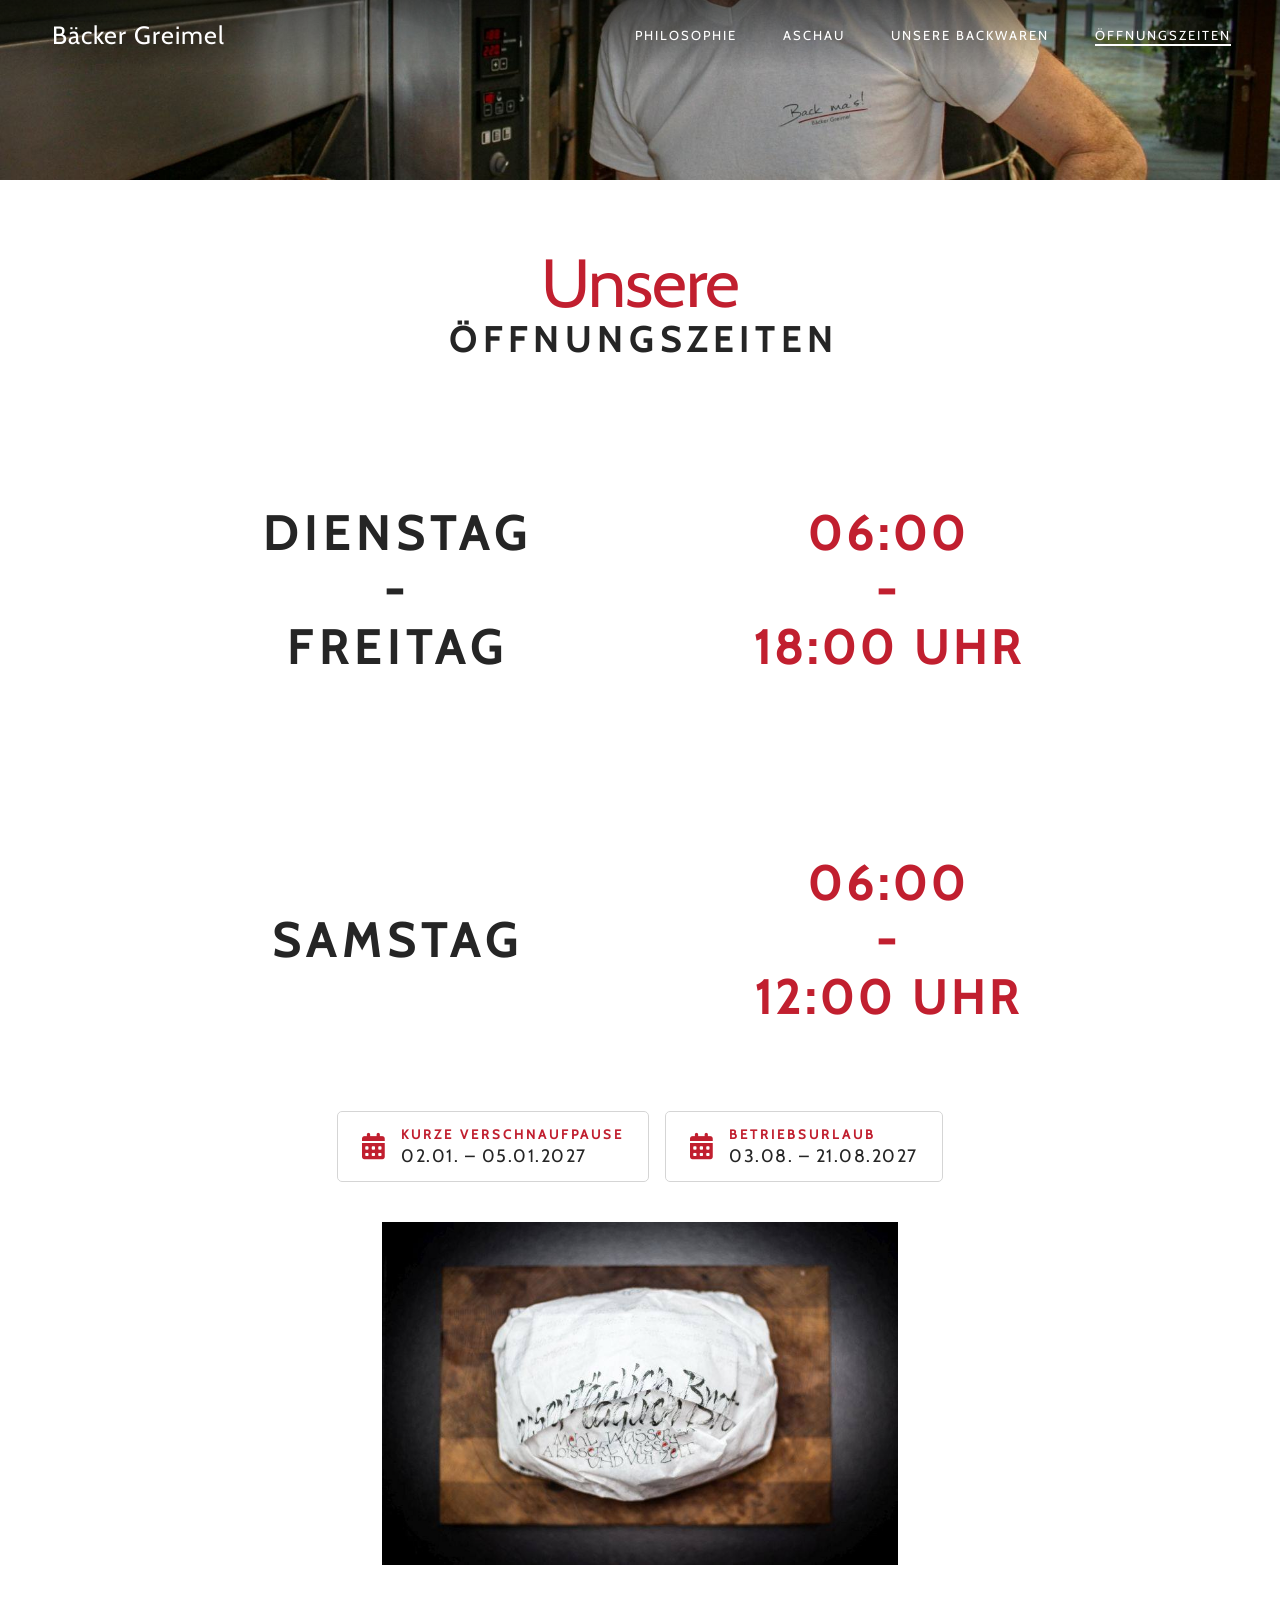
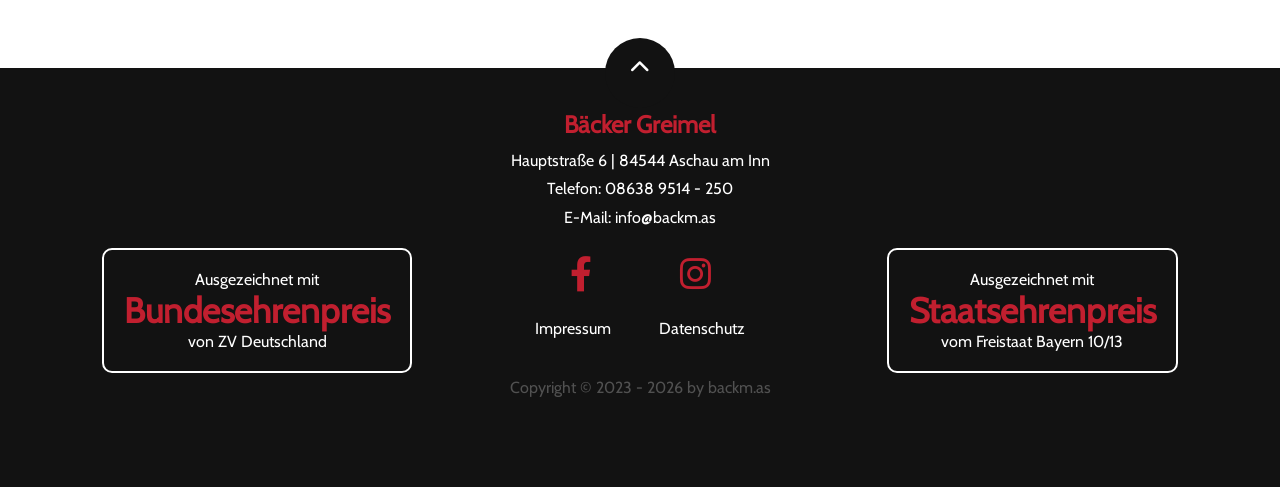
<file: offen.html>
<!DOCTYPE html>
<html lang="de">

<head>
    <meta charset="UTF-8">
    <meta name="viewport" content="width=device-width, initial-scale=1.0">
    <title>Öffnungszeiten - Bäcker Greimel</title>
    <meta name="description" content="Öffnungszeiten von Bäcker Greimel in Aschau am Inn: Dienstag bis Freitag 06:00–18:00 Uhr, Samstag 06:00–12:00 Uhr. Mit aktuellem Betriebsurlaub.">
    <script src="js/app.js" defer></script>
    <link rel="icon" href="images/Backmas_favicon.ico" type="image/x-icon">
    <link rel="shortcut icon" href="images/Backmas_favicon.ico" type="image/x-icon">
    <link rel="stylesheet" href="fonts/fontawesome/css/all.min.css" />
    <link rel="stylesheet" href="style.css">
</head>

<body>
    <!-- HEADER -->
    <header>
        <div class="container">
            <nav class="navbar">
                <div class="menu-toggle">
                    <i class="fas fa-bars"></i>
                    <i class="fas fa-times"></i>
                </div>
                <a href="index.html" class="logo">Bäcker Greimel</a>
                <ul class="nav-list">
                    <li class="nav-item">
                        <a href="index.html" class="nav-link">Philosophie</a>
                    </li>
                    <li class="nav-item">
                        <a href="aschau.html" class="nav-link">Aschau</a>
                    </li>
                    <li class="nav-item">
                        <a href="backwaren.html" class="nav-link">Unsere Backwaren</a>
                    </li>
                    <li class="nav-item">
                        <a href="offen.html" class="nav-link active">Öffnungszeiten</a>
                    </li>
                </ul>
            </nav>
        </div>
    </header>

    <!-- HERO SECTION -->

    <section class="hero small-size-hero" id="hero">
    </section>

    <!-- Öffnungszeiten -->
    <section class="bakers">
        <div class="container">
            <div class="global-headline">
                <h2 class="sub-headline">
                    Unsere
                </h2>
                <h3 id="offen" class="headline headline-dark">Öffnungszeiten</h3>
                <p></p>

                <section class="Öffnungszeiten">
                    <!-- Schließzeiten, js/app.js berechnet die Daten automatisch:
                         - Betriebsurlaub: drei Wochen im August (Montag bis Sonntag), der 15. August liegt in der mittleren Woche
                         - Verschnaufpause: Neujahr bis Heilige Drei Könige (1.–6. Januar)
                         Angezeigt wird jeweils der kürzeste Zeitraum (ohne Sonntag, Montag und Feiertage, da sowieso geschlossen).
                         - normal: kleine Boxen (#schliesszeiten) unter den Öffnungszeiten, die nächste zuerst
                         - während einer Schließzeit: Öffnungszeiten (#oeffnungszeiten-normal) ausgeblendet, stattdessen Warnung (#urlaub-hinweis) -->
                    <div id="urlaub-hinweis" class="urlaub-hinweis" hidden>
                        <p class="urlaub-hinweis-titel"><i class="fas fa-exclamation-triangle"></i> <span id="urlaub-hinweis-titel">Betriebsurlaub</span></p>
                        <p id="urlaub-hinweis-text"></p>
                    </div>

                    <div id="oeffnungszeiten-normal">
                    <div class="container">
                        <div class="row">
                            <div class="description animate-left">
                                <div class="global-headline">
                                    <h3 class="headline headline-dark">Dienstag<br />-<br />Freitag</h3>
                                </div>
                            </div>
                            <div class="description animate-right">
                                <div class="global-headline">
                                    <h3 class="headline btn-primary-open">06:00<br />-<br />18:00 Uhr</h3>
                                </div>
                            </div>
                        </div>
                    </div>

                    <div class="container">
                        <div class="row">
                            <div class="description animate-left">
                                <div class="global-headline">
                                    <h3 class="headline headline-dark">Samstag</h3>
                                </div>
                            </div>
                            <div class="description animate-right">
                                <div class="global-headline">
                                    <h3 class="headline btn-primary-open">06:00<br />-<br />12:00 Uhr</h3>
                                </div>
                            </div>
                        </div>
                    </div>

                    <div id="schliesszeiten" class="schliesszeiten">
                        <div id="info-winter" class="urlaub-info animate-bottom">
                            <i class="fas fa-calendar-days urlaub-info-icon"></i>
                            <div>
                                <p class="urlaub-info-titel">Kurze Verschnaufpause</p>
                                <p class="urlaub-info-datum">Anfang Januar</p>
                            </div>
                        </div>
                        <div id="info-sommer" class="urlaub-info animate-bottom">
                            <i class="fas fa-calendar-days urlaub-info-icon"></i>
                            <div>
                                <p class="urlaub-info-titel">Betriebsurlaub</p>
                                <p class="urlaub-info-datum">im August</p>
                            </div>
                        </div>
                    </div>
                    </div>

                    <div class="image-container">
                        <img src="images/1.jpg" alt="Brot eingepackt">
                    </div>
                </section>
    </section>

    <!-- FOOTER -->
    <footer>
        <div class="container">
            <div class="back-to-top">
                <a href="#hero"><i class="fas fa-chevron-up"></i></a>
            </div>
            <div class="footer__content">
                <div class="footer__content-about animate-top">
                    <p><a id="baecker-greimel-link" href="https://goo.gl/maps/SyeyZ7WNtMrqjsM77"
                            target="_blank"><strong>Bäcker Greimel</strong></a></p>
                    <p><a href="https://goo.gl/maps/SyeyZ7WNtMrqjsM77" target="_blank">Hauptstraße 6 | 84544 Aschau am
                            Inn</a></p>
                    <p><a href="tel:+4986389514250">Telefon: 08638 9514 - 250</a></p>
                    <p><a href="mailto:info@backm.as">E-Mail: info@backm.as</a></p>
                </div>
                <div class="footer__content-divider animate-bottom">
                    <div class="social-media">
                        <ul class="social-icons">
                            <li>
                                <a href="https://www.facebook.com/Baecker.Greimel" target="_blank">
                                    <i class="fab fa-facebook-f"></i>
                                </a>
                            </li>
                            <li>
                                <a href="https://www.instagram.com/baecker_greimel_backmas/" target="_blank">
                                    <i class="fab fa-instagram"></i>
                                </a>
                            </li>
                        </ul>
                    </div>
                    <div class="legals-container">
                        <div class="legals">
                            <p><a href="impressum.html" class="legals">Impressum</a></p>
                        </div>
                        <div class="legals">
                            <p><a href="datenschutz.html" class="legals">Datenschutz</a></p>
                        </div>
                    </div>
                    <div class="spacing"></div> <!-- Add a spacing element here -->
                    <div class="copyright-container">
                        <div class="copyright">
                            <p>Copyright &copy; 2023 -
                                <script type="text/javascript">
                                    now = new Date();
                                    year = now.getFullYear();
                                    document.write(year);
                                </script>
                                by backm.as
                            </p>
                        </div>
                    </div>
                </div>
            </div>
            <div class="footer-extra footer-extra-content animate-left">
                <p>Ausgezeichnet mit</p>
                <p><a href="index.html#bundesehrenpreis-link" class="highlight-text">Bundesehrenpreis</a></p>
                <p>von ZV Deutschland</p>
            </div>
            <div class="footer-extra2 footer-extra-content animate-right">
                <p>Ausgezeichnet mit</p>
                <p><a href="index.html#bundesehrenpreis-link" class="highlight-text">Staatsehrenpreis</a></p>
                <p>vom Freistaat Bayern 10/13</p>
            </div>
            
       
        </div>
    </footer>
</body>

</html>
</file>
<file: style.css>
*,
padding *::before,
*::after {
    margin: 0;
    padding: 0;
    box-sizing: border-box;
}

:root {
    --main-font: 'SourceSans3-Regular', sans-serif, ;
    --secondary-font: 'Roboto-Regular', sans-serif;
    --body-font: 'Cabin-Regular', sans-serif;
    --headings-font: 'SourceSans3-Regular', sans-serif, ;
    --main-font-color-dark: #252525;
    --secondary-font-color: #c11f2f;
    --body-font-color: #515151;
    --white-color: #fff;
    --dark-bg: #121212;
}

@font-face {
    font-family: 'SourceSans3-Regular';
    font-display: swap;
    src: url('fonts/SourceSans3/SourceSans3-Regular.woff2') format('woff2');
    /* Weitere Stile oder Anpassungen hier */
}

@font-face {
    font-family: 'Roboto-Regular';
    font-display: swap;
    src: url('fonts/Roboto/Roboto-Regular.woff2') format('woff2');
    /* Weitere Stile oder Anpassungen hier */
}

@font-face {
    font-family: 'Cabin-Regular';
    font-display: swap;
    src: url('fonts/Cabin/Cabin-Regular.woff2') format('woff2');
    /* Weitere Stile oder Anpassungen hier */
}

html {
    font-family: var(--body-font);
    font-size: 10px;
    color: var(--body-font-color);
    scroll-behavior: smooth;
}

body {
    overflow-x: hidden;
}

section {
    padding: 3.9rem 0;
    overflow: hidden;
}

img {
    width: 100%;
    max-width: 100%;
}

a {
    text-decoration: none;
}

p {
    font-size: 1.6rem;
}

ul {
    list-style: none;
}

.container {
    width: 100%;
    max-width: 122.5rem;
    margin: 0 auto;
    padding: 0 2.4rem;
}

/* HEADER */

header {
    width: 100%;
    position: absolute;
    top: 0;
    left: 0;
    z-index: 1;
    background-image: linear-gradient(to bottom, rgba(0, 0, 0, 0.5), transparent);
}

.navbar {
    height: 7rem;
    display: flex;
    align-items: center;
    justify-content: space-between;
}

.logo {
    font-size: 2.5rem;
    color: var(--white-color);
    letter-spacing: .1rem;
    transition: color .4s;
}

.logo:hover {
    color: var(--secondary-font-color);
}

.menu-toggle {
    color: var(--white-color);
    font-size: 2.2rem;
    position: absolute;
    top: 50%;
    transform: translateY(-50%);
    right: 2.5rem;
    cursor: pointer;
    z-index: 1500;
}

.fa-times {
    display: none;
}

.nav-list {
    list-style: none;
    position: fixed;
    top: 0;
    left: 0;
    width: 80%;
    min-height: 100vh;
    background-color: var(--main-font-color-dark);
    padding: 4.4rem;
    display: flex;
    flex-direction: column;
    justify-content: space-around;
    z-index: 1250;
    transform: translateX(-100%);
    transition: transform .5s;
}

.navbar::before {
    content: '';
    position: fixed;
    top: 0;
    left: 0;
    width: 100vw;
    height: 100vh;
    background-color: rgba(0, 0, 0, 0.8);
    z-index: 1000;
    opacity: 0;
    transform: scale(0);
    transition: opacity 0.5s;
}

.show .fa-times {
    display: block;
}

.show .fa-bars {
    display: none;
}

.show .nav-list {
    transform: translateX(0);
}

.show .navbar::before {
    opacity: 1;
    transform: scale(1);
}

.nav-item {
    border-bottom: 2px solid rgba(255, 255, 255, .3);
}

.nav-link {
    display: block;
    color: var(--white-color);
    font-size: 1.4rem;
    text-transform: uppercase;
    letter-spacing: 2px;
    margin-right: -2px;
    transition: color .5s;
}

.nav-link:hover {
    color: var(--secondary-font-color);
}

/* HERO SECTION*/

.hero {
    width: 100%;
    height: 100vh;
    background: url("images/Brot_in_Ofen.jpg") center no-repeat;
    background-size: cover;
    display: flex;
    align-items: center;
}

.small-size-hero {
    height: 20vh;
    background-position: center 60%;
    max-width: auto;
    /* Stellen Sie sicher, dass das Bild die Container-Breite nicht überschreitet */
    height: auto;
    /* Behalten Sie das Seitenverhältnis des Bildes bei */
}

.headline {
    font-family: var(--main-font);
    font-size: 3.5rem;
    font-weight: 900;
    color: var(--white-color);
    text-transform: uppercase;
    letter-spacing: .5rem;
    margin-right: -.5rem;
    opacity: 0;
    animation-name: scaleBigger;
    animation-duration: .5s;
    animation-fill-mode: both;
}

h1.headline {
    font-family: var(--secondary-font);
    margin-bottom: 4rem;
    font-weight: 400;
    font-size: 3.8rem;
    opacity: 0;
    animation-name: scaleBigger;
    animation-duration: .5s;
    animation-fill-mode: both;
}

.sub-headline {
    font-size: 4.5rem;
    font-family: var(--headings-font);
    color: var(--secondary-font-color);
    font-weight: 100;
    line-height: .4;
    opacity: 0;
    animation-name: fadeUp;
    animation-duration: .5s;
    animation-fill-mode: both;
    animation-delay: .5s;
    margin-bottom: 2rem;
}


.btn {
    display: inline-block;
    font-size: 1.4rem;
    letter-spacing: 1px;
    text-transform: uppercase;
}

.btn-primary {
    background-color: var(--secondary-font-color);
    color: var(--white-color);
    padding: 2rem 3rem;
    transition: all .4s;
}

.btn-primary-open {
    color: var(--secondary-font-color);
    padding: 2rem 3rem;
    transition: all .4s;
}

.btn-primary:hover {
    background-color: var(--white-color);
    color: var(--secondary-font-color);
}


.Allergene {
    font-size: 1.8rem;
    /* Schriftgröße anpassen */
    font-weight: bold;
    color: var(--main-font-color-dark);
    /* Farbe anpassen */
    margin-top: 2rem;
    /* Abstand nach oben anpassen */
    margin-bottom: 1rem;
    /* Abstand nach unten anpassen */
    text-align: center;
    /* Zentrieren des Texts */
    padding: 1rem;
    /* Innenabstand hinzufügen */
    background-color: #f5f5f5;
    /* Hintergrundfarbe anpassen */
    border: 2px solid var(--main-font-color-dark);
    /* Rand hinzufügen */
    border-radius: 5px;
    /* Rand abrunden */
}




/* STORY SECTION*/

.global-headline {
    margin-top: 3.9rem;
    text-align: center;
}

.our-story .global-headline {
    margin-top: 6.9rem;
}

.asterisk {
    font-size: 1.2rem;
    color: var(--body-font-color);
    margin: 2.4rem 0;
    opacity: 0;
    animation-name: spin;
    animation-duration: .5s;
    animation-fill-mode: forwards;
    animation-delay: .7s;
}

.headline-dark {
    color: var(--main-font-color-dark);
    letter-spacing: .7rem;
    margin-right: -.7rem;
    word-wrap: break-word;
    hyphens: auto;
    -webkit-hyphens: auto;
    /* Safari-spezifische Einstellung */
}

.headline-dark2 {
    color: var(--main-font-color-dark);
    letter-spacing: .7rem;
    margin-right: -.7rem;
    margin-top: 3rem;
    word-wrap: break-word;
    hyphens: auto;
    -webkit-hyphens: auto;
    /* Safari-spezifische Einstellung */
}


.global-headline .sub-headline {
    letter-spacing: -1px;
    line-height: .42;
}

.row {
    text-align: center;
    padding: 3.5rem 0;
}



.description {
    margin-bottom: 3rem;
}

.description p {
    line-height: 1.6;
    margin-bottom: 2.4rem;
}

.description2 p {
    line-height: 2;
    margin-bottom: 2.4rem;
}

.btn-secondary {
    color: var(--secondary-font-color);
    position: relative;
    transition: color .5s;
}

.btn-secondary::before {
    content: '';
    position: absolute;
    left: 0;
    bottom: -3px;
    width: 100%;
    height: 2px;
    background-color: var(--secondary-font-color);
    transition: background-color .5s;
}

.btn-secondary:hover,
.btn-secondary:focus {
    color: var(--main-font-color-dark);
}

.btn-secondary:hover::before,
.btn-secondary:focus::before {
    background-color: var(--main-font-color-dark);
}

/* ALWAYS FRESH */

.always-fresh {
    background: url("images/Brezenteiglinge.jpg") center no-repeat;
    background-size: cover;
}

.shared {
    min-height: 65vh;
    display: flex;
    align-items: center;
    justify-content: center;
}



/* MENU SECTION */

.image-group {
    display: grid;
    grid-template-columns: repeat(2, 1fr);
    grid-gap: 1.5rem;
}

.menu .description {
    padding-top: 3rem;
    margin-bottom: 0;
}

#offen {
    font-size: 3rem;
    /* Passe die Schriftgröße nach Bedarf an */
    word-wrap: break-word;
    hyphens: auto;
}

.image-container img {
    max-width: 65%;
    /* Stellen Sie sicher, dass das Bild die Container-Breite nicht überschreitet */
    height: auto;
    /* Behalten Sie das Seitenverhältnis des Bildes bei */
}

/* FOOTER */

footer {
    background-color: var(--dark-bg);
    color: var(--white-color);
    padding: 3.5rem 0 5rem;
    position: relative;
    text-align: center;
}

.back-to-top {
    background-color: var(--dark-bg);
    border-radius: 50%;
    position: absolute;
    top: -3rem;
    left: 50%;
    width: 7rem;
    height: 7rem;
    transform: translateX(-50%);
}

.back-to-top i {
    display: block;
    color: var(--white-color);
    font-size: 2rem;
    padding: 2rem;
    animation-name: showsUp;
    animation-duration: 2s;
    animation-iteration-count: infinite;
}

.footer__content {
    overflow: hidden;
}

.footer__content h4 {
    font-size: 1.9rem;
    font-weight: 100;
    text-transform: uppercase;
    letter-spacing: 3px;
    margin-bottom: 3rem;
}

.footer__content-about {
    margin-bottom: 2.4rem;
}

.footer__content-about p {
    line-height: 1.8;
}

/* Apply the same font and font color as the normal text */
.footer__content a {
    color: var(--white-color);
    font-family: var(--body-font);
    font-size: 1.6rem;
    text-decoration: none;
    transition: color 0.5s;
}

/* Apply animation to the link on hover */
.footer__content a:hover {
    color: var(--secondary-font-color);
}

#baecker-greimel-link {
    font-size: 2.4rem;
    /* Passen Sie die Schriftgröße nach Bedarf an */
    color: var(--secondary-font-color);
    /* Setzen Sie die ursprüngliche Textfarbe */
    transition: color 0.5s;
    /* Animation für die Farbänderung bei Hover */
}

#baecker-greimel-link:hover {
    color: var(--white-color);
    /* Farbe ändern, wenn darüber gehovert wird */
}

.social-icons {
    margin-bottom: 2rem;
    display: flex;
    justify-content: center;
}

.social-icons i {
    font-size: 3.5rem;
    color: var(--secondary-font-color);
    padding: .8rem 4.4rem;
    transition: color .5s;
}

.social-icons i:hover,
.social-icons i:focus {
    color: var(--white-color);
}

/* Add this style for the container */
.legals-container {
    display: flex;
    align-items: center;
    justify-content: center;
}

.legals {
    margin: 0 1.2rem;
    /* Add some spacing between the links */
}

/* Rest of your existing styles for .legals and .legals a */
.legals a {
    text-decoration: none;
    color: var(--white-color);
    transition: color .5s;
}

.legals a:hover {
    color: var(--secondary-font-color);
}

.spacing {
    margin: 4rem;
    /* Adjust the margin value as needed */
}

.copyright {
    color: var(--body-font-color);
    padding-bottom: 4rem;
}




/*                    IMPRESSUM                      */

/* Add this style for the container */
.impressum-container {
    display: flex;
    align-items: center;
    justify-content: center;
}

.impressum a {
    text-decoration: none;
    color: var(--white-color);
    transition: color .5s;
    display: inline;
    /* Add this line to make the link visible by default */
}

/* Rest of your existing styles for .impressum and .impressum a */
.impressum a {
    text-decoration: none;
    color: var(--secondary-font-color);
    transition: color .5s;
}

/* Add some spacing between paragraphs */
.impressum p {
    margin-bottom: 1.2rem;
}

.impressum h4 {
    font-size: 1.2rem;
    color: var(--primary-font-color);
    margin-top: 1rem;
    margin-bottom: 0.5rem;
}

.impressum h3 {
    font-size: 18px;
    margin-top: 15px;
    margin-bottom: 5px;
}

/* Style the section headers */
.impressum h2 {
    font-size: 2rem;
    margin-bottom: 0.5rem;
    color: var(--secondary-font-color);
}

.impressum h1 {
    font-size: 3rem;
    margin-bottom: 2rem;
}

/* Adjust the font size for the content */
.impressum p {
    font-size: 1.4rem;
}

/* Add a divider between sections */
.impressum-section:not(:last-child) {
    border-bottom: 0.1rem solid var(--body-font-color);
    padding-bottom: 1.5rem;
    margin-bottom: 1.5rem;
    word-wrap: break-word;
    hyphens: auto;
    -webkit-hyphens: auto;
    /* Safari-spezifische Einstellung */
}

/* Add this style for the unordered list */
.impressum ul {
    list-style: disc;
    margin-left: 2rem;
    padding-left: 1rem;
}

/* Add this style for list items */
.impressum li {
    font-size: 1.4rem;
    margin-bottom: 1rem;
    line-height: 1.6;
}

.footer-extra,
.footer-extra2 {
    display: flex;
    flex-direction: column;
    position: relative;
    border: 2px solid white;
    /* Hinzufügen eines weißen Rahmens */
    border-radius: 10px;
    /* Hinzufügen von runden Ecken mit einer Radiusgröße von 10px */
    padding: 2rem;
    max-width: 80%;
    margin: 0 auto;
    max-width: 35rem;
    margin-bottom: 2%;
}

.footer-extra-content,
.footer-extra2-content {
    padding: 20px;
    /* Füge hier den gewünschten Abstand hinzu */
}


.highlight-text {
    font-size: 3.5rem;
    /* Adjust the font size as needed */
    font-weight: bold;
    margin: 0.5rem 0;
    color: var(--secondary-font-color);
    /* Use the color you want */
}




/*                         MEDIA QUERIES                  */
@media screen and (min-width: 900px) {
    section {
        padding: 5rem;
    }

    .menu-toggle {
        display: none;
    }

    .navbar {
        justify-content: space-between;
    }

    .nav-list {
        position: initial;
        width: initial;
        min-height: initial;
        background-color: transparent;
        padding: 0;
        justify-content: initial;
        flex-direction: row;
        transform: initial;
        transition: initial;
    }

    .nav-item {
        border: none;
        margin: 0 2.4rem;
    }

    .nav-item:last-child {
        margin-right: 0;
    }

    .nav-link {
        font-size: 1.3rem;
    }

    .active {
        position: relative;
    }

    .active::after {
        content: '';
        position: absolute;
        width: 100%;
        height: 2px;
        background-color: var(--white-color);
        left: 0;
        bottom: -3px;
    }

    .sub-headline {
        font-size: 6.8rem;
    }

    .headline {
        font-size: 4.7rem;
    }

    h1.headline {
        font-size: 5.5rem
    }

    .story-img {
        max-width: 40rem;
    }

    .row {
        display: flex;
        align-items: center;
    }

    .row>div {
        flex: 1;
    }

    .padding-right {
        padding-right: 7rem;
    }

    .footer__content {
        overflow: hidden;
    }

    .footer__content-about {
        max-width: 51.3rem;
        margin: 0 auto 1.5rem;
    }

    .social-media {
        width: 100%;
    }

    .social-icons i {
        opacity: 1;
    }

    .bakers__container {
        display: grid;
        grid-template-columns: repeat(4, 1fr);
        column-gap: 2rem;
    }

    .bakers__container img {
        width: 100%;
        height: auto;
        object-fit: cover;
    }

    .baker:last-child {
        margin-bottom: 7rem;
    }

    .join-us .image {
        display: block;
    }

    #offen {
        font-size: 3.5rem;
        /* Passe die Schriftgröße nach Bedarf an */
        white-space: normal;
        /* Stellt das normale Textverhalten wieder her */
    }

    .image-container img {
        max-width: 50%;
        /* Stellen Sie sicher, dass das Bild die Container-Breite nicht überschreitet */
        height: auto;
        /* Behalten Sie das Seitenverhältnis des Bildes bei */
    }

    .small-size-hero {
        height: 20vh;
        background-position: center 60%;
    }

    .footer-extra {
        display: flex;
        flex-direction: column;
        position: absolute;
        border: 2px solid white;
        /* Hinzufügen eines weißen Rahmens */
        border-radius: 10px;
        /* Hinzufügen von runden Ecken mit einer Radiusgröße von 10px */
        padding: 2rem;
        left: 8%;
        top: 43%;
        transform: translateY(-50%);
        max-width: 35%;
    }

    .footer-extra2 {
        display: flex;
        flex-direction: column;
        position: absolute;
        border: 2px solid white;
        /* Hinzufügen eines weißen Rahmens */
        border-radius: 10px;
        /* Hinzufügen von runden Ecken mit einer Radiusgröße von 10px */
        padding: 2rem;
        right: 8%;
        top: 43%;
        transform: translateY(-50%);
        max-width: 35%;
    }

    @media screen and (max-width: 1025px) {

        .footer-extra,
        .footer-extra2 {
            display: flex;
            flex-direction: column;
            position: relative;
            border: 2px solid white;
            /* Hinzufügen eines weißen Rahmens */
            border-radius: 10px;
            /* Hinzufügen von runden Ecken mit einer Radiusgröße von 10px */
            padding: 2rem;
            max-width: 35%;
            margin: auto;
            text-align: center;
            left: 0%;
            right: 0%;
            margin-bottom: 2%;;

        }

        .footer-extra-content,
        .footer-extra2-content {
            padding: 20px;
            /* Füge hier den gewünschten Abstand hinzu */
        }
    }

}




/*          ANIMATIONS           */

@keyframes fadeUp {
    0% {
        transform: translateY(4rem);
    }

    100% {
        opacity: 1;
        transform: translateY(0);
    }
}

@keyframes scaleBigger {
    0% {
        transform: scale(2);
    }

    100% {
        opacity: 1;
        transform: scale(1);
    }
}

@keyframes spin {
    0% {
        transform: rotate(0);
    }

    100% {
        opacity: 1;
        transform: scale(-360deg);
    }
}

@keyframes showsUp {
    0% {
        opacity: 0;
    }

    50% {
        opacity: 1;
    }

    100% {
        opacity: 0;
        transform: translateY(-1rem);
    }
}

/* Elemente in ihrer Startposition */
.animate-left,
.animate-right {
    opacity: 0;
    transform: translateX(0) translateY(0);
    /* Zurücksetzen auf die ursprüngliche Position */
    transition: opacity 0.8s ease-out, transform 0.8s ease-out;
}

.animate-top,
.animate-bottom {
    opacity: 0;
    transform: translateX(0) translateY(0);
    /* Zurücksetzen auf die ursprüngliche Position */
    transition: opacity 0.8s ease-in-out, transform 0.8s ease-in-out;
}

.animate-left {
    transform: translateX(-250px);
    /* Startposition links außerhalb des sichtbaren Bereichs */
}

.animate-right {
    transform: translateX(250px);
    /* Startposition rechts außerhalb des sichtbaren Bereichs */
}

.animate-top {
    transform: translateY(-180px);
    /* Startposition oben außerhalb des sichtbaren Bereichs */
}

.animate-bottom {
    transform: translateY(180px);
    /* Startposition unten außerhalb des sichtbaren Bereichs */
}

/* CSS für die animierten Elemente, wenn sie sichtbar werden */
.animate-visible {
    opacity: 1;
    transform: translateX(0) translateY(0);
    /* Zurücksetzen auf die ursprüngliche Position */
}
/* BETRIEBSURLAUB (offen.html) */
[hidden] {
    display: none !important;
}

/* normal: dezente Hinweise unter den Öffnungszeiten (nebeneinander, auf dem Handy untereinander) */
.schliesszeiten {
    display: flex;
    flex-wrap: wrap;
    justify-content: center;
    gap: 1.6rem;
    margin-bottom: 4rem;
}

.urlaub-info {
    display: inline-flex;
    align-items: center;
    gap: 1.6rem;
    margin: 0;
    padding: 1.4rem 2.4rem;
    border: 1px solid #d5d5d5;
    border-radius: 5px;
    text-align: left;
}

.urlaub-info-icon {
    font-size: 2.6rem;
    color: var(--secondary-font-color);
}

.urlaub-info-titel {
    font-family: var(--main-font);
    font-size: 1.3rem;
    font-weight: 900;
    text-transform: uppercase;
    letter-spacing: .3rem;
    color: var(--secondary-font-color);
    margin-bottom: .3rem;
}

.urlaub-info-datum {
    font-family: var(--main-font);
    font-size: 1.8rem;
    letter-spacing: .15rem;
    color: var(--main-font-color-dark);
}

/* während des Urlaubs: Warnung statt Öffnungszeiten */
.urlaub-hinweis {
    max-width: 60rem;
    margin: 3rem auto 5rem;
    padding: 3rem 2rem;
    border: 3px solid var(--secondary-font-color);
    border-radius: 5px;
    background-color: #fdf2f3;
    text-align: center;
}

.urlaub-hinweis-titel {
    font-family: var(--main-font);
    font-size: 2.8rem;
    font-weight: 900;
    text-transform: uppercase;
    letter-spacing: .3rem;
    color: var(--secondary-font-color);
    margin-bottom: 1.5rem;
}

#urlaub-hinweis-text {
    font-size: 1.8rem;
    line-height: 1.6;
    color: var(--main-font-color-dark);
}
</file>
